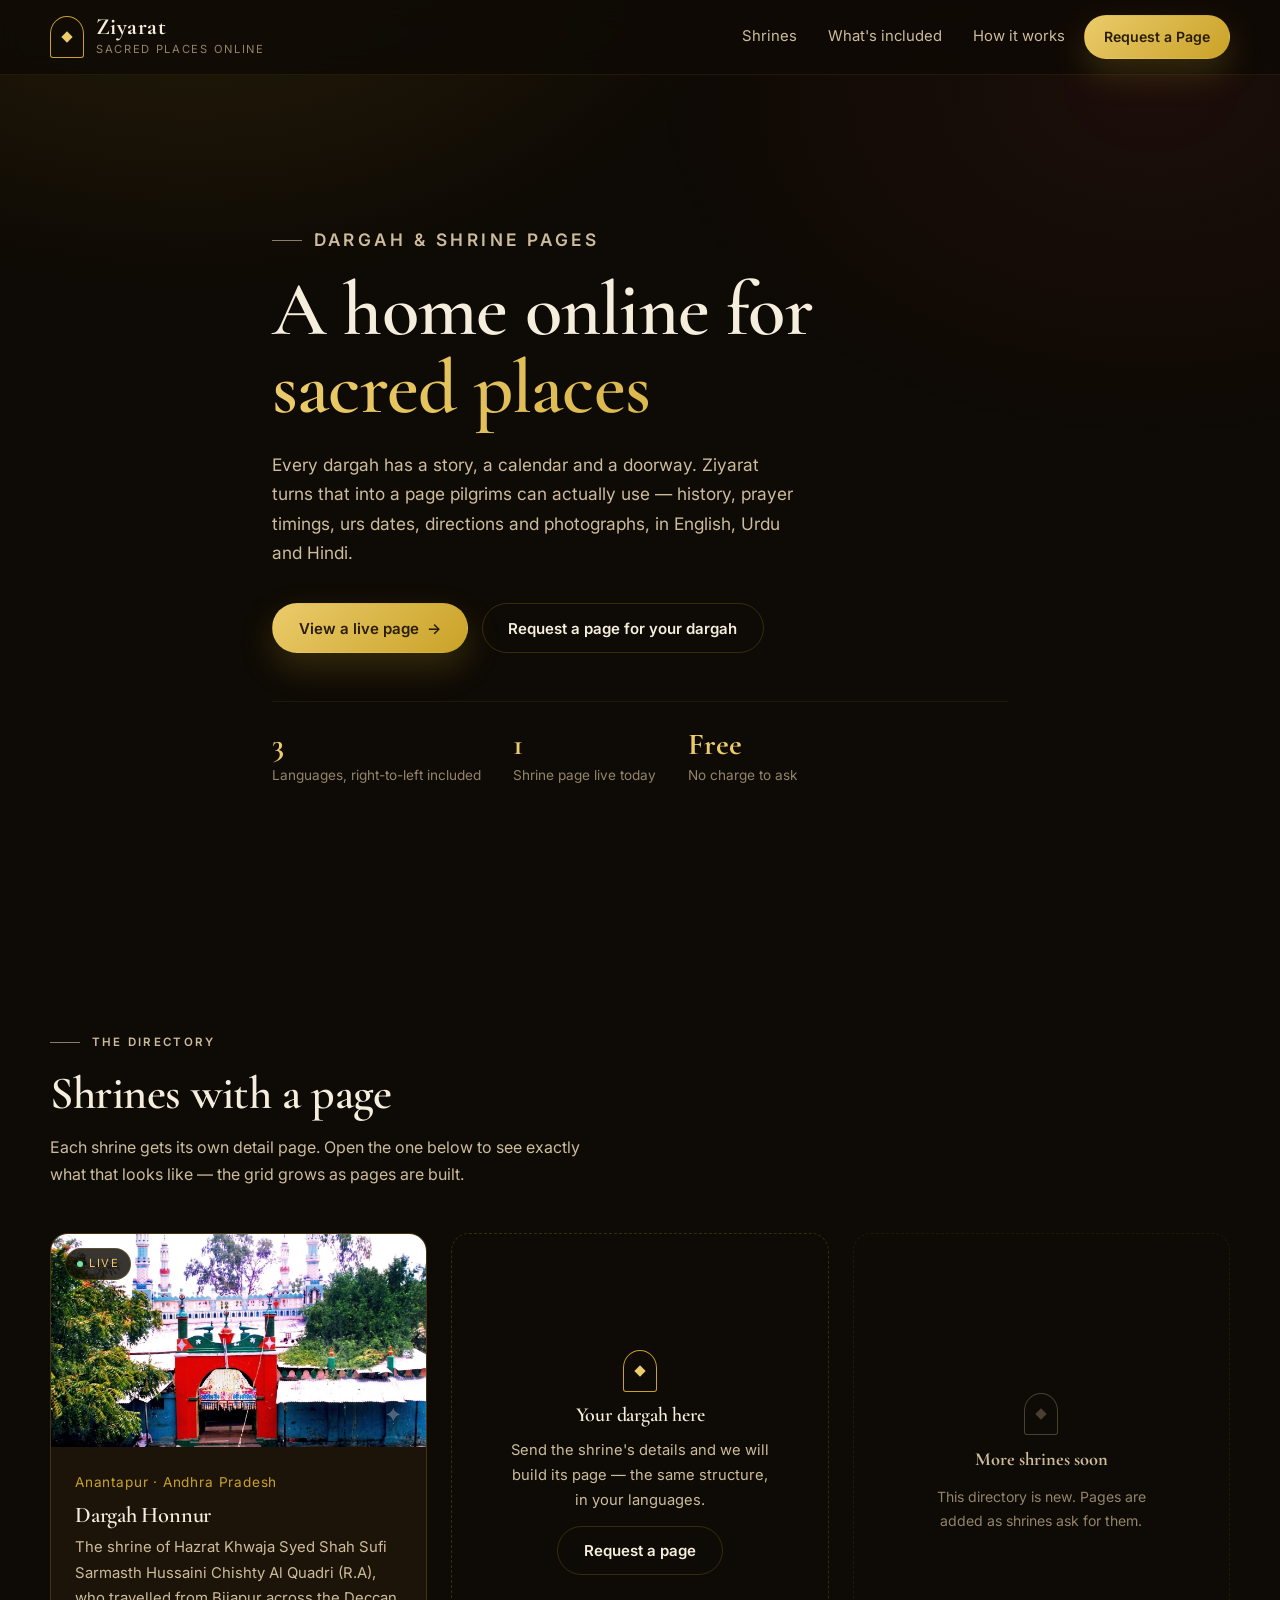
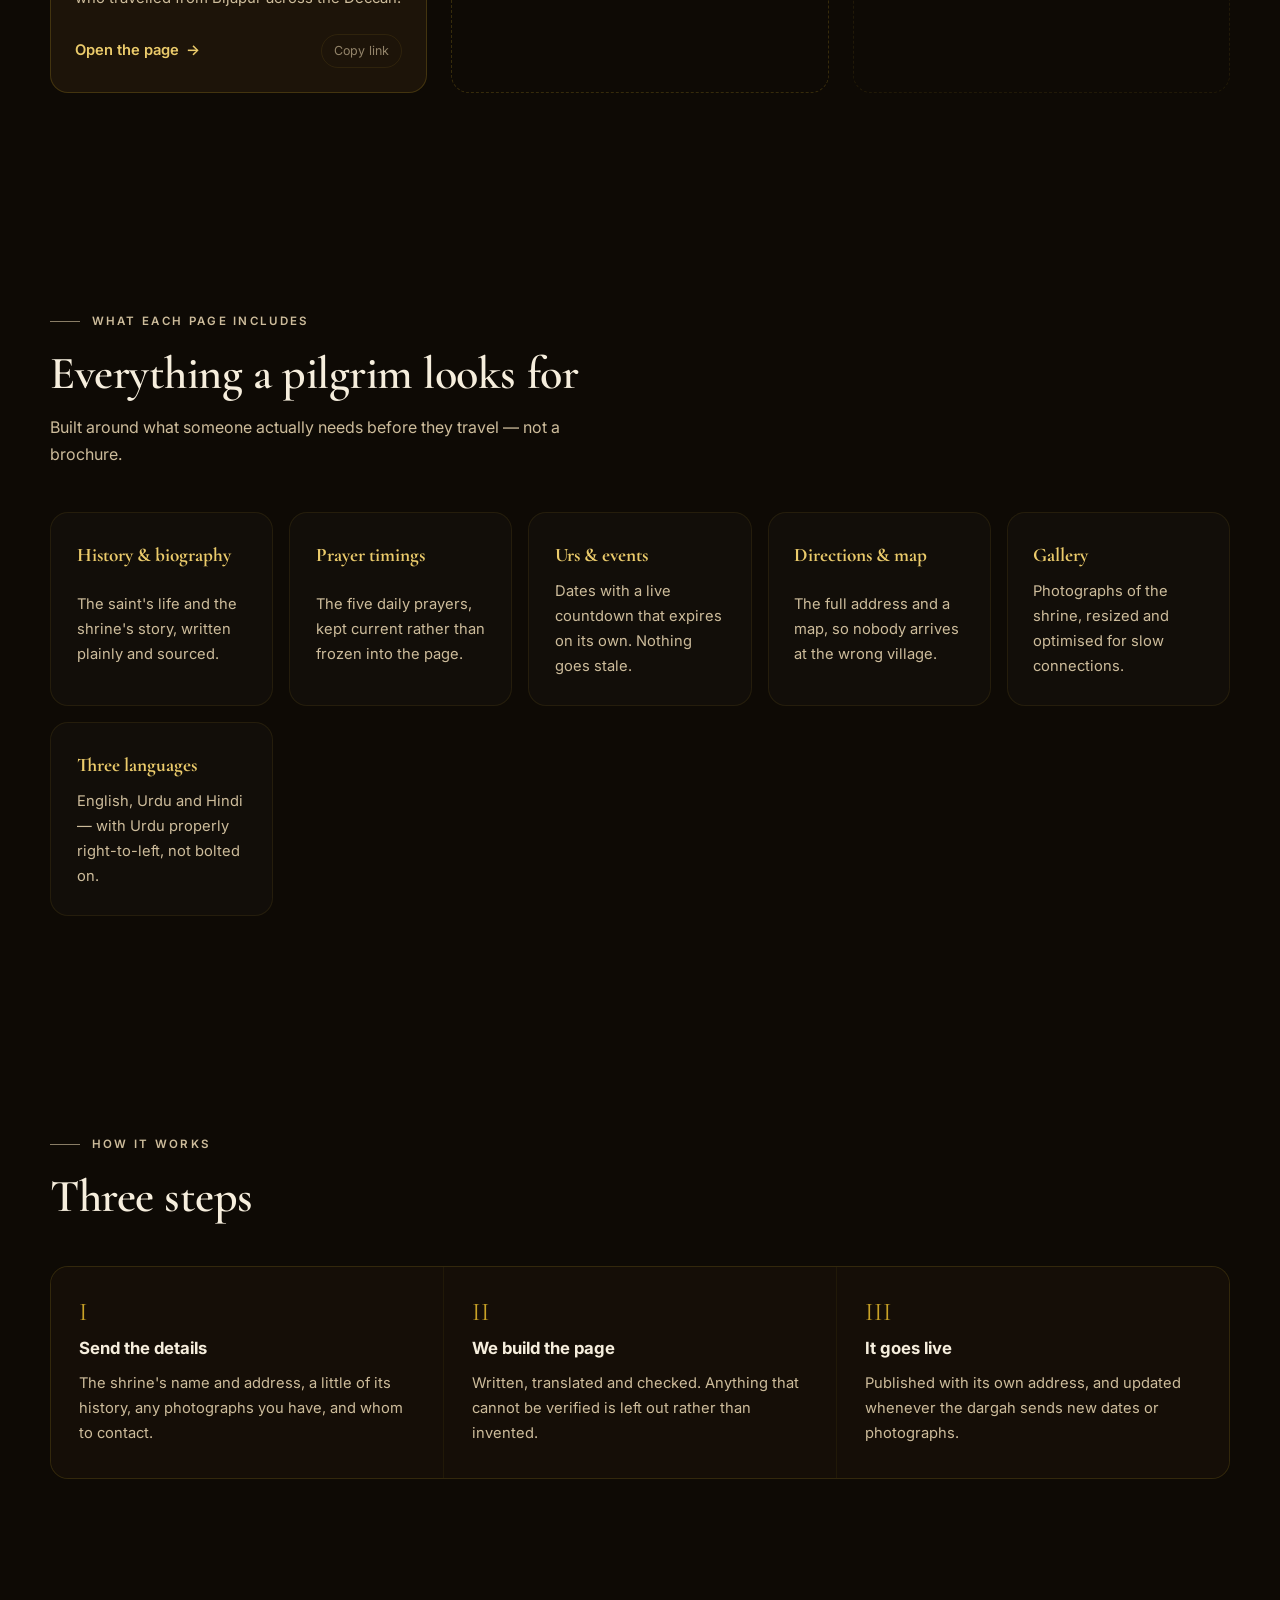
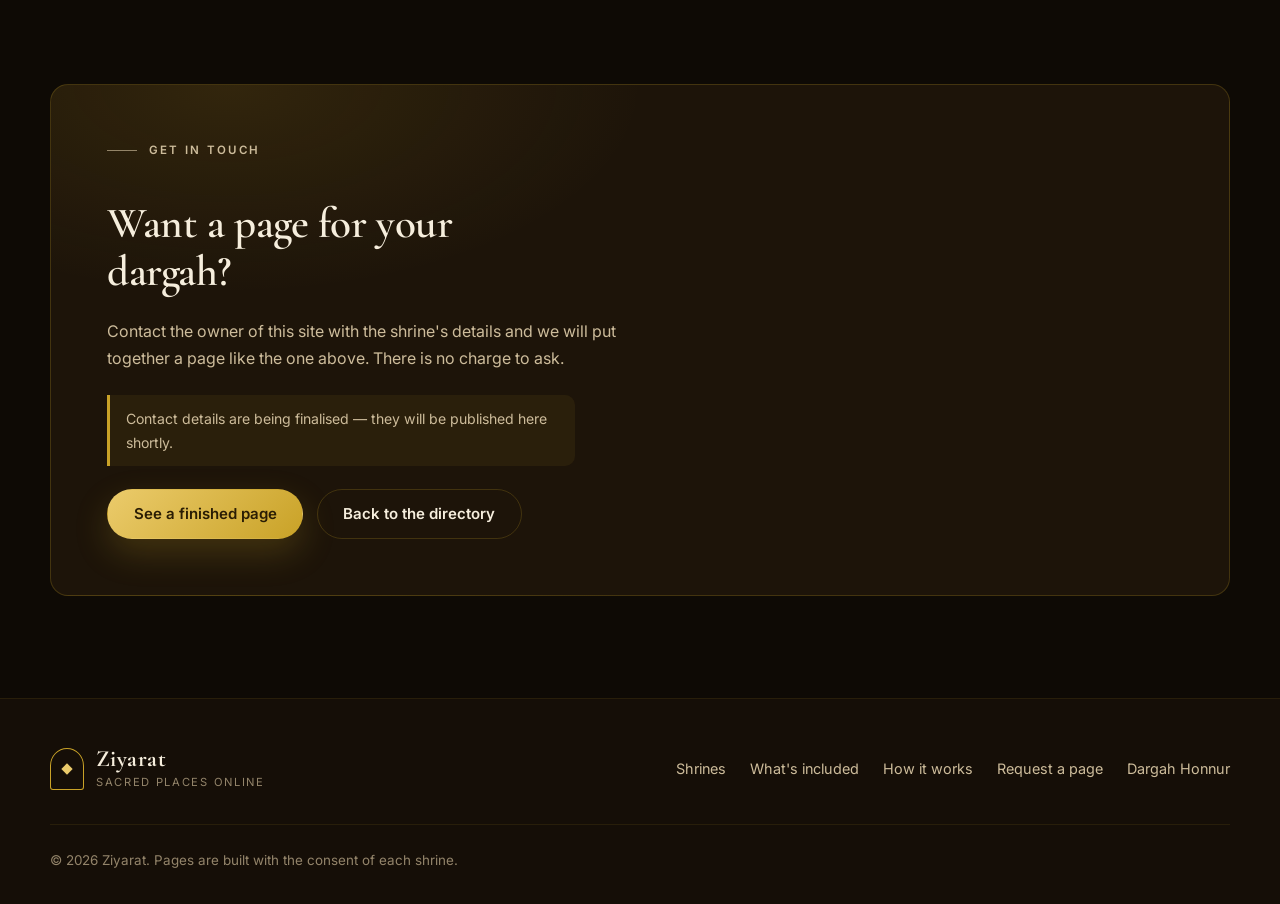
<file: html/index.html>
<!DOCTYPE html>
<html lang="en">
<head>
  <meta charset="UTF-8" />
  <meta name="viewport" content="width=device-width, initial-scale=1.0" />
  <title>Ziyarat — Dargah and shrine pages, beautifully made</title>
  <meta name="description" content="Ziyarat builds and hosts detail pages for dargahs and shrines — history, prayer timings, urs dates, directions and gallery, in English, Urdu and Hindi." />
  <meta name="theme-color" content="#0e0a05" />
  <link rel="preconnect" href="https://fonts.googleapis.com" />
  <link rel="preconnect" href="https://fonts.gstatic.com" crossorigin />
  <link href="https://fonts.googleapis.com/css2?family=Cormorant+Garamond:wght@600;700&family=Inter:wght@400;500;600;700&display=swap" rel="stylesheet" />
  <link rel="stylesheet" href="./assets/home.css?v=5" />
</head>
<body>

  <div class="scroll-progress" aria-hidden="true">
    <div class="scroll-progress__bar" id="progressBar"></div>
  </div>

  <header class="masthead">
    <div class="shell masthead__bar">
      <a class="brand" href="#top">
        <span class="arch-mark" aria-hidden="true"></span>
        <span>
          <span class="brand__name">Ziyarat</span>
          <span class="brand__tag">Sacred places online</span>
        </span>
      </a>

      <button class="burger" id="burger" type="button" aria-expanded="false" aria-controls="nav" aria-label="Open menu">
        <span></span><span></span><span></span>
      </button>

      <nav class="masthead__nav" id="nav" aria-label="Primary">
        <a href="#shrines">Shrines</a>
        <a href="#included">What's included</a>
        <a href="#how">How it works</a>
        <a class="btn btn--gold" href="#contact">Request a Page</a>
      </nav>
    </div>
  </header>

  <main id="top">

    <!-- ---------------------------------------------------------------- hero -->
    <section class="section hero">
      <div class="shell hero__inner">
        <p class="eyebrow" data-reveal>Dargah &amp; shrine pages</p>
        <h1 data-reveal>A home online for <em>sacred places</em></h1>
        <p data-reveal>
          Every dargah has a story, a calendar and a doorway. Ziyarat turns that into
          a page pilgrims can actually use — history, prayer timings, urs dates,
          directions and photographs, in English, Urdu and Hindi.
        </p>
        <div class="hero__actions" data-reveal>
          <a class="btn btn--gold" href="#shrines">View a live page <span aria-hidden="true">→</span></a>
          <a class="btn btn--ghost" href="#contact">Request a page for your dargah</a>
        </div>
        <div class="hero__meta" data-reveal>
          <div><strong data-count="3">0</strong><span>Languages, right-to-left included</span></div>
          <div><strong data-count="1">0</strong><span>Shrine page live today</span></div>
          <div><strong>Free</strong><span>No charge to ask</span></div>
        </div>
      </div>
    </section>

    <!-- -------------------------------------------------------------- shrines -->
    <section class="section" id="shrines">
      <div class="shell">
        <div class="section-head" data-reveal>
          <p class="eyebrow">The directory</p>
          <h2>Shrines with a page</h2>
          <p>
            Each shrine gets its own detail page. Open the one below to see exactly
            what that looks like — the grid grows as pages are built.
          </p>
        </div>

        <div class="shrine-grid">

          <article class="shrine-card shrine-card--live" data-reveal data-spot data-tilt>
            <div class="shrine-card__media">
              <img src="./assets/images/shrine-full.webp"
                   alt="Dargah Honnur — the gateway, courtyard and minarets"
                   width="1376" height="783" loading="lazy" decoding="async" />
              <span class="shrine-card__badge"><i aria-hidden="true"></i>Live</span>
            </div>
            <div class="shrine-card__body">
              <span class="shrine-card__where">Anantapur · Andhra Pradesh</span>
              <h3>
                <a class="shrine-card__link" href="./honnur-vali.html">Dargah Honnur</a>
              </h3>
              <p>
                The shrine of Hazrat Khwaja Syed Shah Sufi Sarmasth Hussaini Chishty
                Al Quadri (R.A), who travelled from Bijapur across the Deccan.
              </p>
              <div class="shrine-card__foot">
                <span class="shrine-card__go">Open the page <span aria-hidden="true">→</span></span>
                <button class="copy-link" type="button" data-copy="./honnur-vali.html">
                  <span data-copy-label>Copy link</span>
                </button>
              </div>
            </div>
          </article>

          <article class="shrine-card shrine-card--invite" data-reveal data-spot data-tilt>
            <span class="arch-mark" aria-hidden="true"></span>
            <h3>Your dargah here</h3>
            <p>
              Send the shrine's details and we will build its page — the same
              structure, in your languages.
            </p>
            <a class="btn btn--ghost" href="#contact">Request a page</a>
          </article>

          <article class="shrine-card shrine-card--soon" data-reveal data-spot data-tilt>
            <span class="arch-mark" aria-hidden="true"></span>
            <strong>More shrines soon</strong>
            <p>This directory is new. Pages are added as shrines ask for them.</p>
          </article>

        </div>
      </div>
    </section>

    <!-- ------------------------------------------------------------- included -->
    <section class="section" id="included">
      <div class="shell">
        <div class="section-head" data-reveal>
          <p class="eyebrow">What each page includes</p>
          <h2>Everything a pilgrim looks for</h2>
          <p>
            Built around what someone actually needs before they travel — not a
            brochure.
          </p>
        </div>

        <div class="feature-grid">
          <article class="feature" data-reveal data-spot>
            <strong>History &amp; biography</strong>
            <p>The saint's life and the shrine's story, written plainly and sourced.</p>
          </article>
          <article class="feature" data-reveal data-spot>
            <strong>Prayer timings</strong>
            <p>The five daily prayers, kept current rather than frozen into the page.</p>
          </article>
          <article class="feature" data-reveal data-spot>
            <strong>Urs &amp; events</strong>
            <p>Dates with a live countdown that expires on its own. Nothing goes stale.</p>
          </article>
          <article class="feature" data-reveal data-spot>
            <strong>Directions &amp; map</strong>
            <p>The full address and a map, so nobody arrives at the wrong village.</p>
          </article>
          <article class="feature" data-reveal data-spot>
            <strong>Gallery</strong>
            <p>Photographs of the shrine, resized and optimised for slow connections.</p>
          </article>
          <article class="feature" data-reveal data-spot>
            <strong>Three languages</strong>
            <p>English, Urdu and Hindi — with Urdu properly right-to-left, not bolted on.</p>
          </article>
        </div>
      </div>
    </section>

    <!-- ------------------------------------------------------------------ how -->
    <section class="section" id="how">
      <div class="shell">
        <div class="section-head" data-reveal>
          <p class="eyebrow">How it works</p>
          <h2>Three steps</h2>
        </div>

        <div class="steps">
          <article class="step" data-reveal data-spot>
            <span class="step__no">I</span>
            <strong>Send the details</strong>
            <p>
              The shrine's name and address, a little of its history, any photographs
              you have, and whom to contact.
            </p>
          </article>
          <article class="step" data-reveal data-spot>
            <span class="step__no">II</span>
            <strong>We build the page</strong>
            <p>
              Written, translated and checked. Anything that cannot be verified is
              left out rather than invented.
            </p>
          </article>
          <article class="step" data-reveal data-spot>
            <span class="step__no">III</span>
            <strong>It goes live</strong>
            <p>
              Published with its own address, and updated whenever the dargah sends
              new dates or photographs.
            </p>
          </article>
        </div>
      </div>
    </section>

    <!-- -------------------------------------------------------------- contact -->
    <section class="section" id="contact">
      <div class="shell">
        <div class="contact-card" data-reveal data-spot>
          <p class="eyebrow">Get in touch</p>
          <h2>Want a page for your dargah?</h2>
          <p>
            Contact the owner of this site with the shrine's details and we will
            put together a page like the one above. There is no charge to ask.
          </p>
          <p class="contact-note">
            Contact details are being finalised — they will be published here shortly.
          </p>
          <div class="contact-actions">
            <a class="btn btn--gold" href="./honnur-vali.html">See a finished page</a>
            <a class="btn btn--ghost" href="#shrines">Back to the directory</a>
          </div>
        </div>
      </div>
    </section>

  </main>

  <footer class="colophon">
    <div class="shell">
      <div class="colophon__grid">
        <a class="brand" href="#top">
          <span class="arch-mark" aria-hidden="true"></span>
          <span>
            <span class="brand__name">Ziyarat</span>
            <span class="brand__tag">Sacred places online</span>
          </span>
        </a>
        <nav class="colophon__links" aria-label="Footer">
          <a href="#shrines">Shrines</a>
          <a href="#included">What's included</a>
          <a href="#how">How it works</a>
          <a href="#contact">Request a page</a>
          <a href="./honnur-vali.html">Dargah Honnur</a>
        </nav>
      </div>
      <p class="colophon__base">© 2026 Ziyarat. Pages are built with the consent of each shrine.</p>
    </div>
  </footer>

  <button class="to-top" id="toTop" type="button" aria-label="Back to top">
    <span aria-hidden="true">↑</span>
  </button>

  <script src="./assets/home.js?v=1" defer></script>
</body>
</html>
</file>
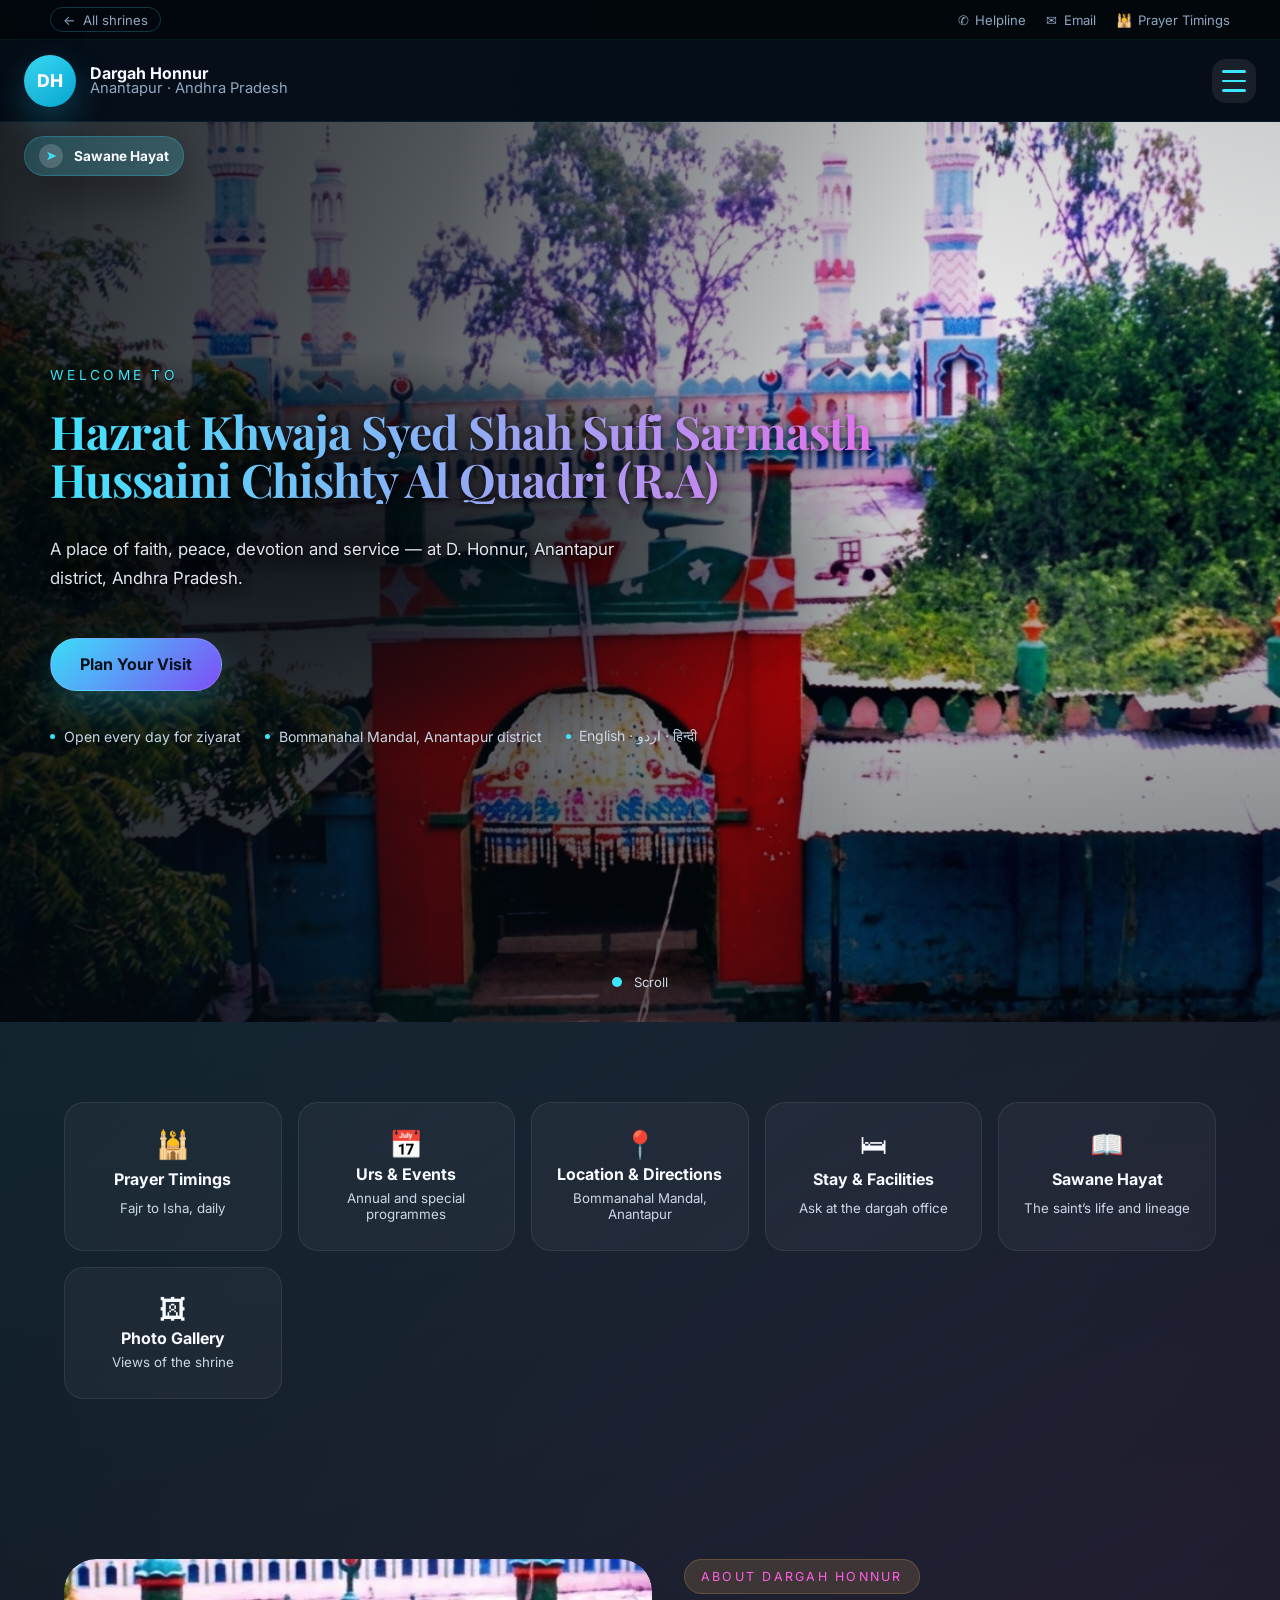
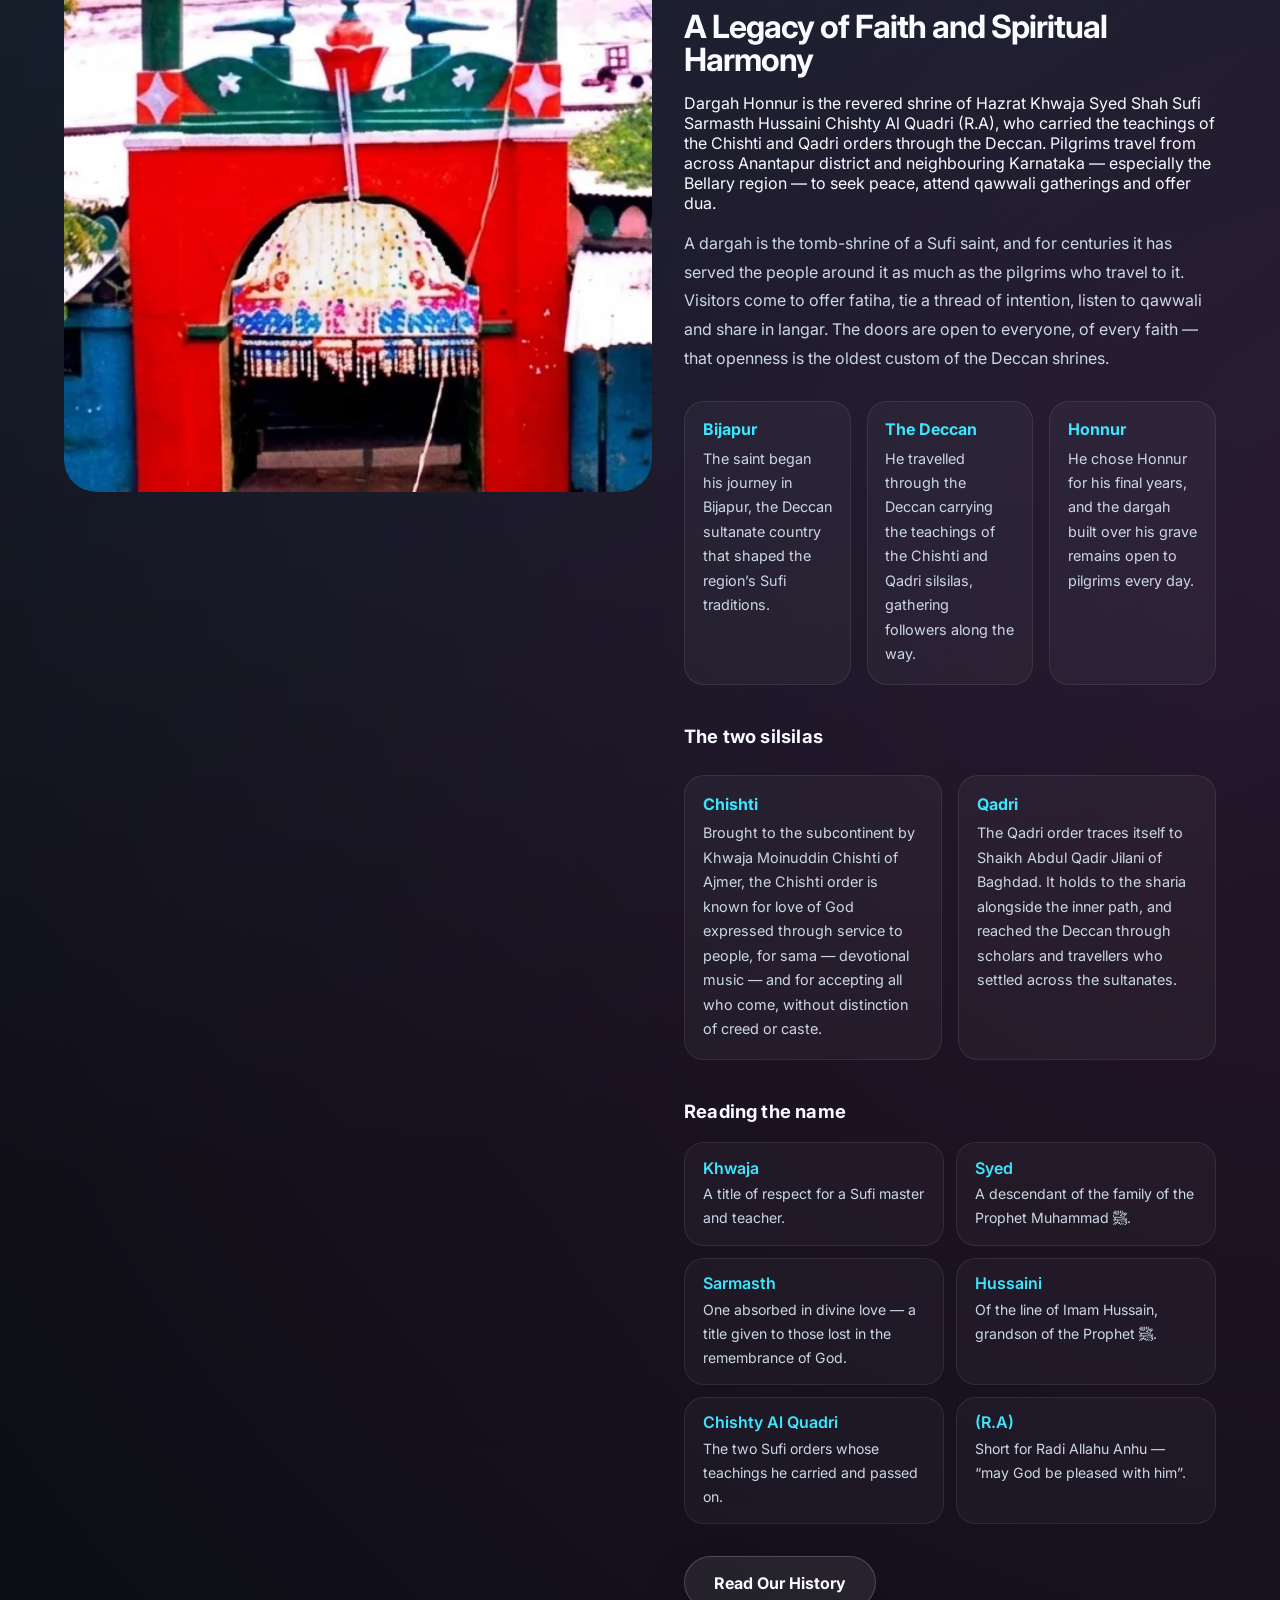
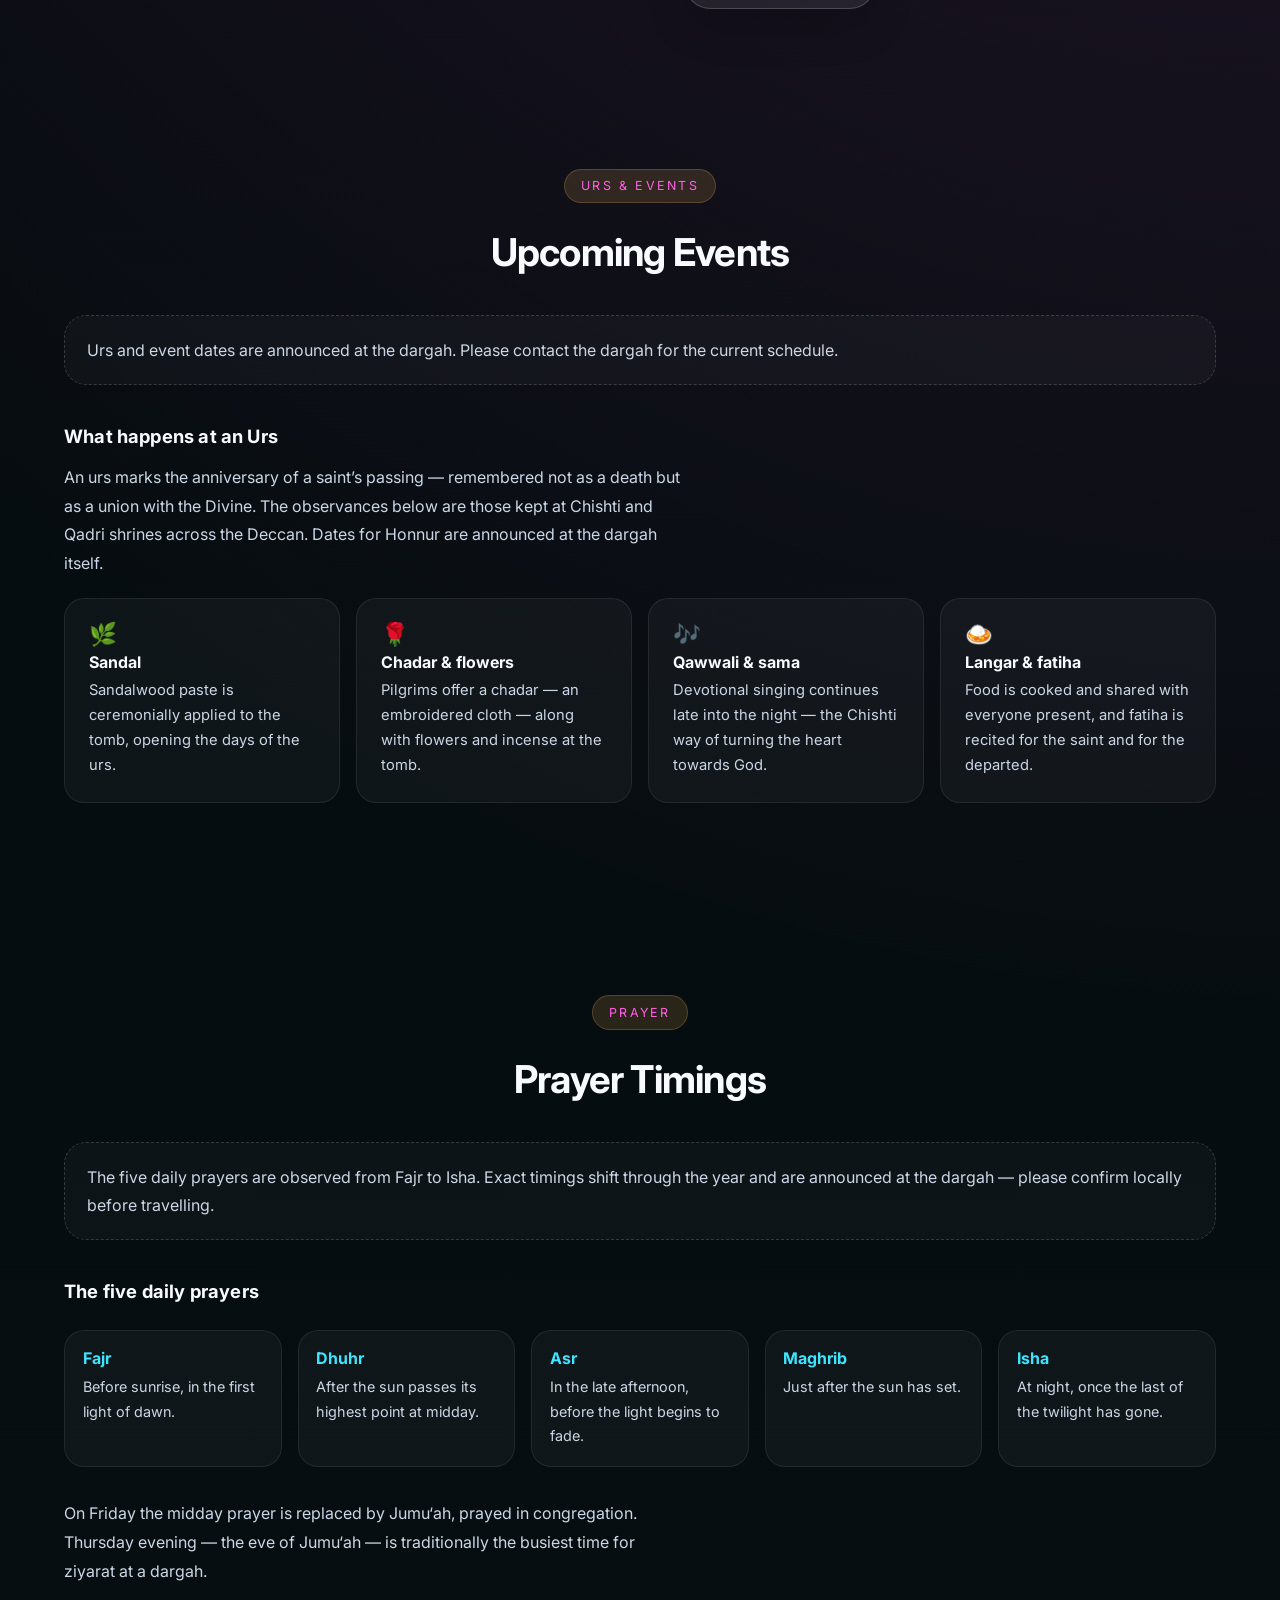
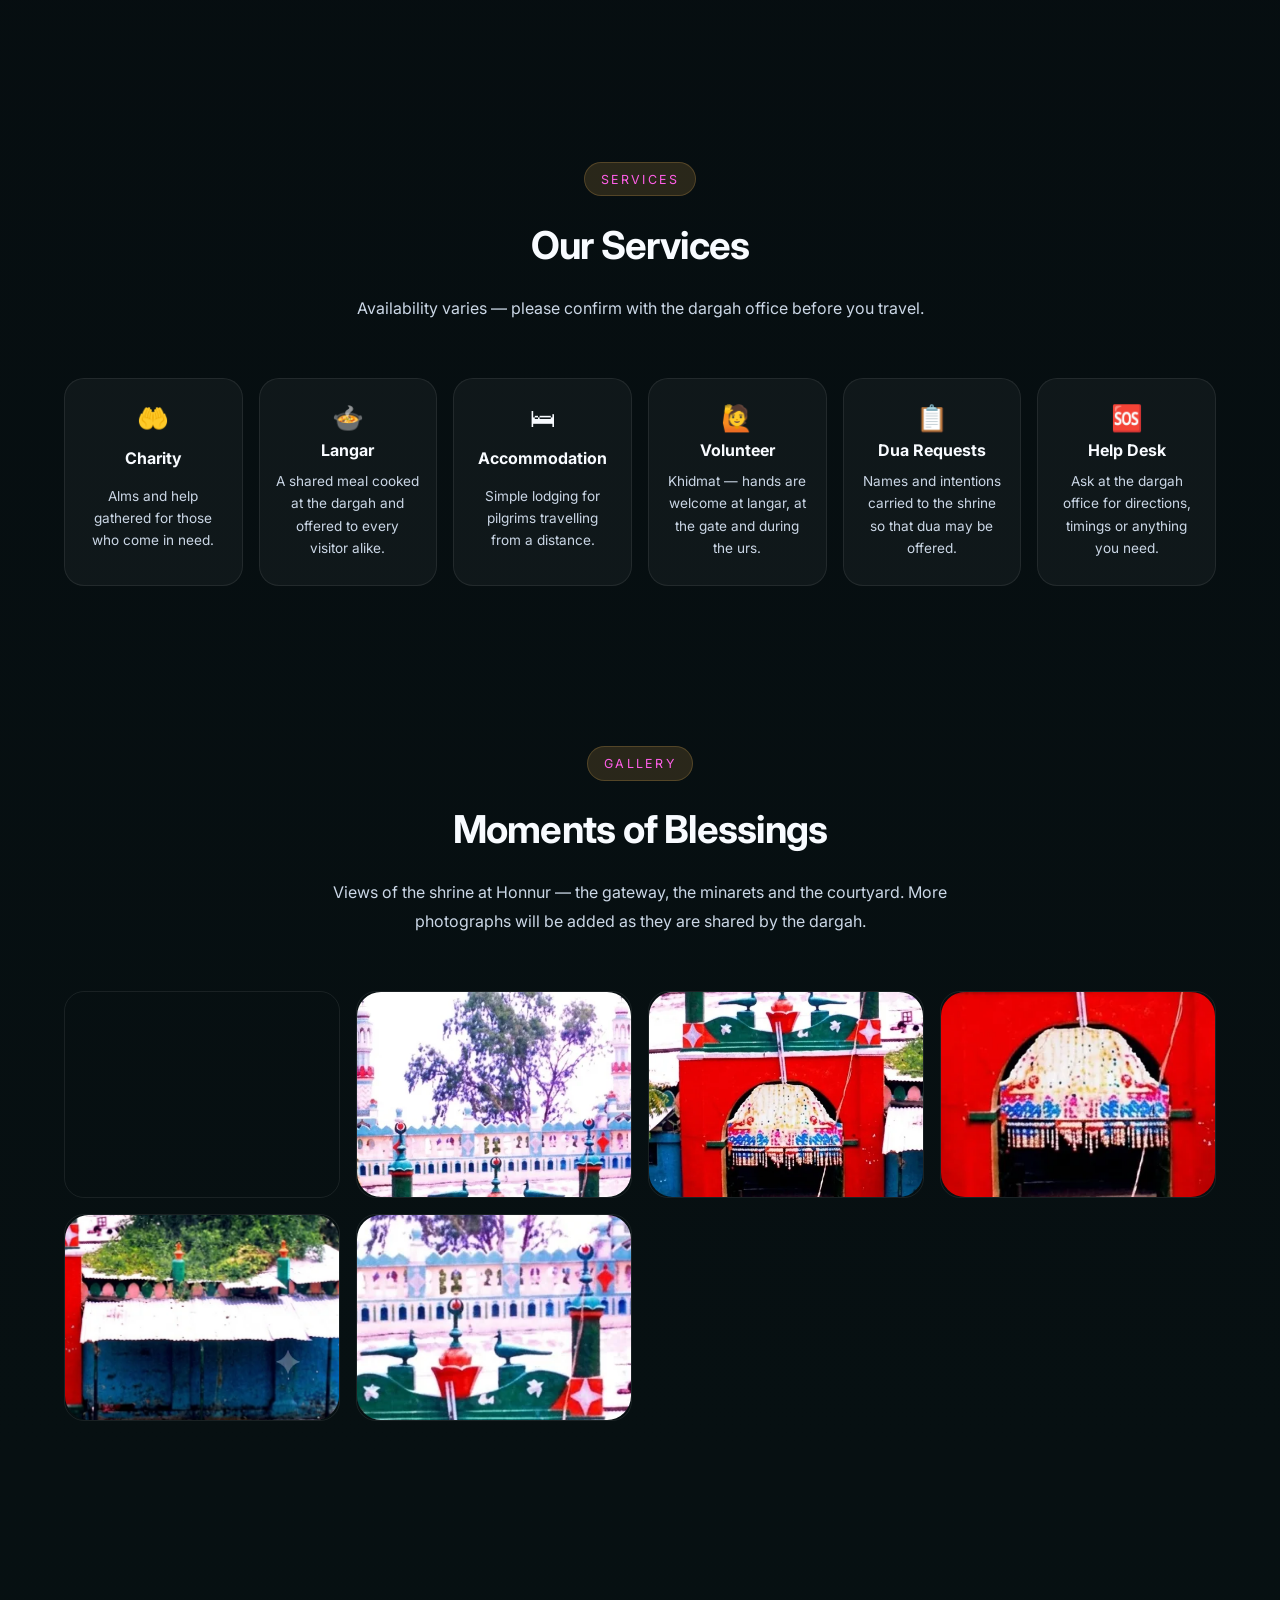
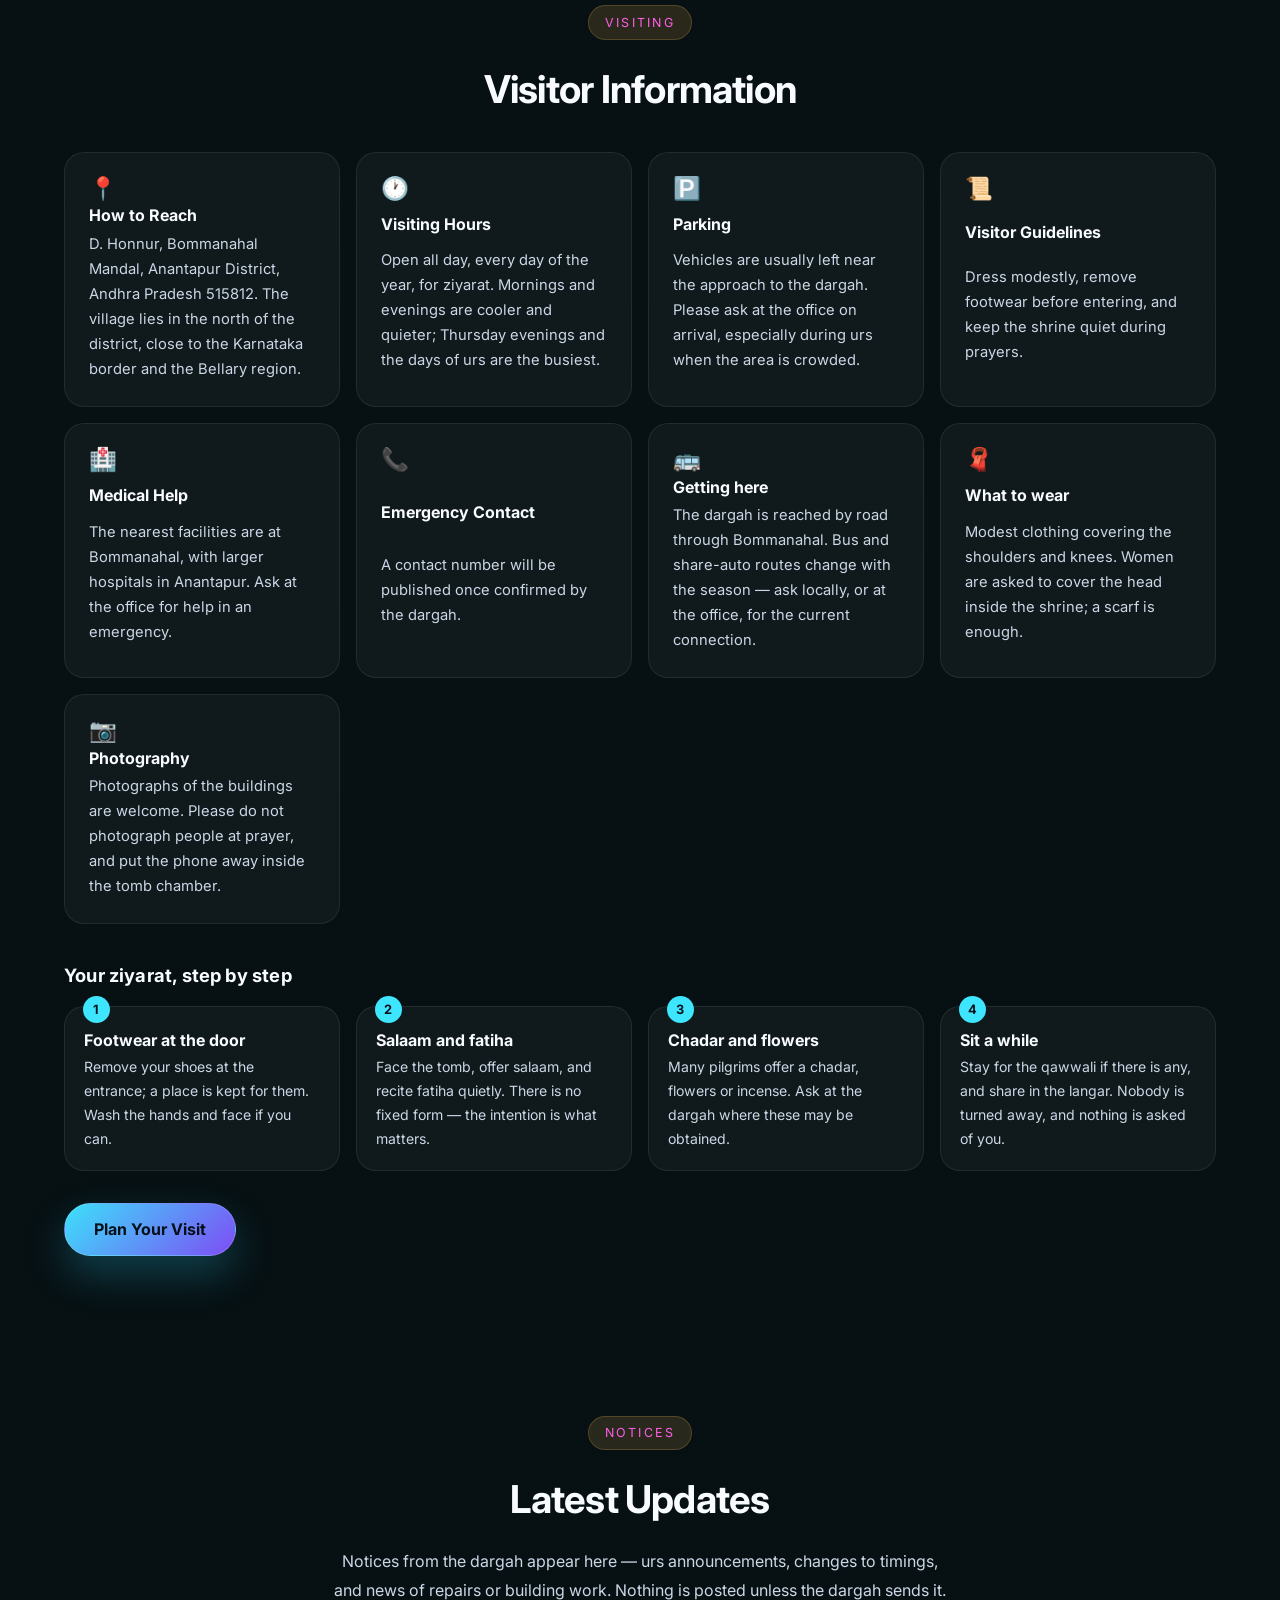
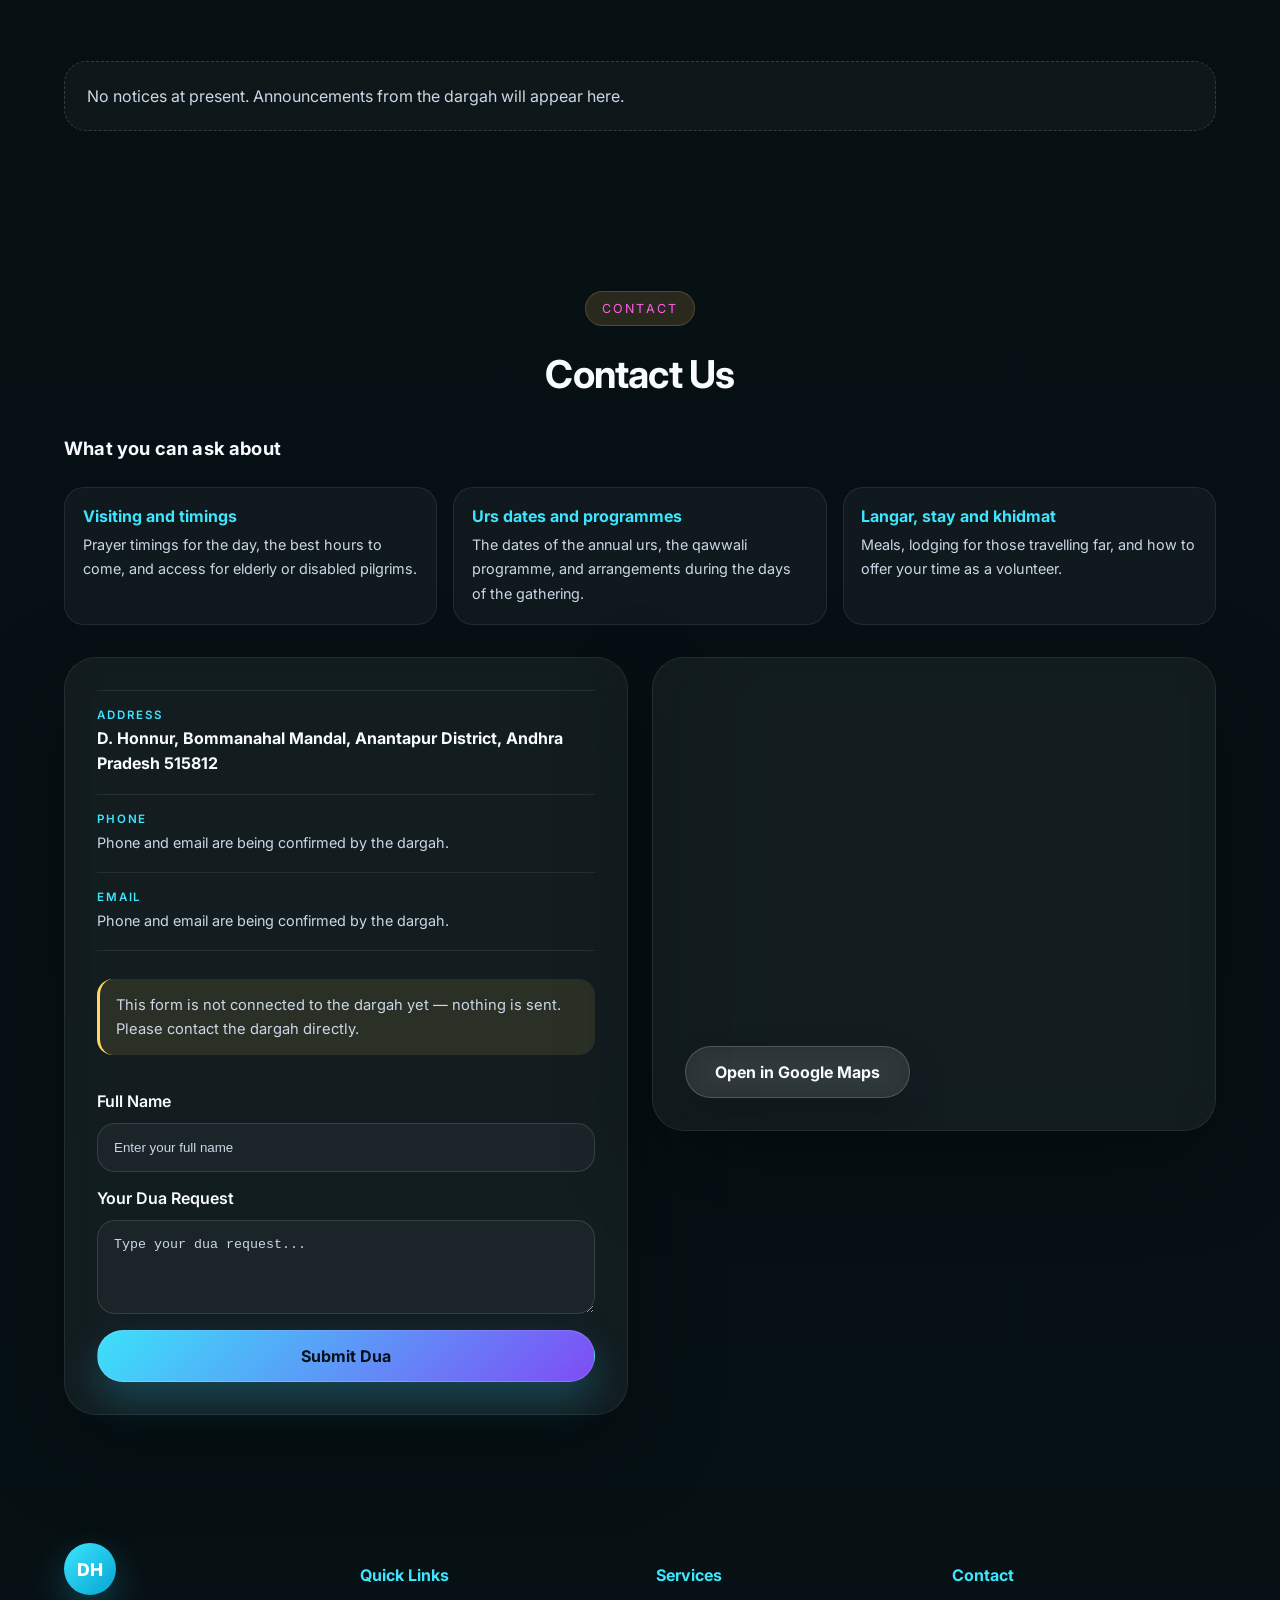
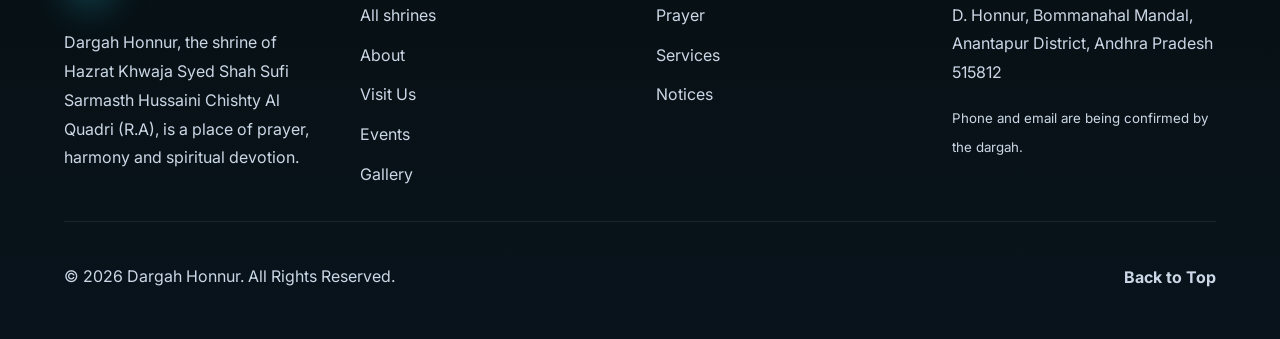
<file: html/honnur-vali.html>
<!DOCTYPE html>
<html lang="en" dir="ltr">
<head>
  <meta charset="UTF-8" />
  <meta name="viewport" content="width=device-width, initial-scale=1.0" />
  <title>Hazrat Khwaja Syed Shah Sufi Sarmasth Hussaini Chishty Al Quadri (R.A) | Dargah Honnur</title>
  <meta name="description" content="Dargah Honnur — the shrine of Hazrat Khwaja Syed Shah Sufi Sarmasth Hussaini Chishty Al Quadri (R.A) at D. Honnur, Bommanahal Mandal, Anantapur district, Andhra Pradesh." />
  <meta name="theme-color" content="#04070c" />
  <link rel="preconnect" href="https://fonts.googleapis.com" />
  <link rel="preconnect" href="https://fonts.gstatic.com" crossorigin />
  <link href="https://fonts.googleapis.com/css2?family=Inter:wght@400;500;600;700;800&family=Playfair+Display:wght@600;700;800&family=Noto+Naskh+Arabic:wght@400;500;600;700&family=Noto+Sans+Devanagari:wght@400;500;600;700&display=swap" rel="stylesheet" />
  <link rel="stylesheet" href="./assets/styles.css?v=32" />
  <link rel="stylesheet" href="./assets/effects.css?v=5" />
</head>
<body>
  <div class="scroll-progress" aria-hidden="true"></div>
  <div class="page-shell">

    <header class="site-header" id="top">
      <!-- ---------------------------------------------------------- top bar -->
      <div class="utility-bar">
        <div class="container utility-bar__inner">
          <a class="site-back" href="./"><span class="site-back__arrow" aria-hidden="true">←</span><span data-i18n="backToDirectory">All shrines</span></a>
          <nav class="utility-links" data-i18n-aria="ariaUtilityLinks" aria-label="Quick contact">
            <a href="#contact"><span aria-hidden="true">✆</span><span data-i18n="utilHelpline">Helpline</span></a>
            <a href="#contact"><span aria-hidden="true">✉</span><span data-i18n="utilEmail">Email</span></a>
            <a href="#prayer"><span aria-hidden="true">🕌</span><span data-i18n="utilPrayer">Prayer Timings</span></a>
          </nav>
          <nav class="lang-switch" data-i18n-aria="ariaLanguageSelection" aria-label="Language selection">
            <a href="#" class="lang-switch__link" data-lang="en" lang="en">English</a>
            <a href="#" class="lang-switch__link" data-lang="ur" lang="ur">اردو</a>
            <a href="#" class="lang-switch__link" data-lang="hi" lang="hi">हिंदी</a>
          </nav>
        </div>
      </div>

      <!-- ----------------------------------------------------------- header -->
      <div class="site-nav">
        <a class="brand" href="#top">
          <span class="logo-mark" aria-hidden="true">DH</span>
          <span class="brand-copy">
            <span class="brand-name" data-i18n="brandName">Dargah Honnur</span>
            <span class="brand-subtitle" data-i18n="brandTagline">Anantapur · Andhra Pradesh</span>
          </span>
        </a>

        <button class="menu-toggle" aria-expanded="false" aria-controls="mobileMenu" data-i18n-aria="ariaOpenMenu" aria-label="Open navigation menu">
          <span></span><span></span><span></span>
        </button>

        <nav class="nav-links" id="primaryMenu" data-i18n-aria="ariaPrimaryNavigation" aria-label="Primary navigation">
          <a class="nav-link" href="#home" data-i18n="navHome">Home</a>
          <a class="nav-link" href="#about" data-i18n="navAbout">About</a>
          <a class="nav-link" href="#visit" data-i18n="navVisit">Visit Us</a>
          <a class="nav-link" href="#prayer" data-i18n="navPrayer">Prayer</a>
          <a class="nav-link" href="#events" data-i18n="navEvents">Urs &amp; Events</a>
          <a class="nav-link" href="#gallery" data-i18n="navGallery">Gallery</a>
        </nav>
      </div>

      <!-- ------------------------------------------------------ mobile menu -->
      <div class="mobile-menu" id="mobileMenu" aria-hidden="true">
        <div class="mobile-menu__panel">
          <div class="mobile-menu__header">
            <div class="brand mobile-brand">
              <span class="logo-mark" aria-hidden="true">DH</span>
              <span class="brand-copy">
                <span class="brand-name" data-i18n="brandName">Dargah Honnur</span>
                <span class="brand-subtitle" data-i18n="brandTagline">Anantapur · Andhra Pradesh</span>
              </span>
            </div>
            <button class="menu-toggle menu-toggle--close" aria-expanded="true" data-i18n-aria="ariaCloseMenu" aria-label="Close menu">
              <span></span><span></span><span></span>
            </button>
          </div>
          <nav class="mobile-nav" data-i18n-aria="ariaMobileNavigation" aria-label="Mobile navigation">
            <a class="mobile-nav__link mobile-nav__link--back" href="./"><span class="site-back__arrow" aria-hidden="true">←</span><span data-i18n="backToDirectory">All shrines</span></a>
            <a class="mobile-nav__link" href="#home" data-i18n="navHome">Home</a>
            <a class="mobile-nav__link" href="#about" data-i18n="navAbout">About</a>
            <a class="mobile-nav__link" href="#visit" data-i18n="navVisit">Visit Us</a>
            <a class="mobile-nav__link" href="#prayer" data-i18n="navPrayer">Prayer</a>
            <a class="mobile-nav__link" href="#events" data-i18n="navEvents">Urs &amp; Events</a>
            <a class="mobile-nav__link" href="#services" data-i18n="navServices">Services</a>
            <a class="mobile-nav__link" href="#gallery" data-i18n="navGallery">Gallery</a>
            <a class="mobile-nav__link" href="#contact" data-i18n="navContact">Contact</a>
          </nav>
          <div class="mobile-menu__footer">
            <div class="mobile-menu__section">
              <span class="mobile-menu__section-title" data-i18n="mobileStoriesLabel">Spiritual Stories</span>
              <div class="mobile-sawane">
                <button class="mobile-sawane__item" type="button" data-item="sawane" data-i18n="sawaneItem1">Early Life and Blessings</button>
                <button class="mobile-sawane__item" type="button" data-item="karamat" data-i18n="sawaneItem2">Miracles and Karamat</button>
                <button class="mobile-sawane__item" type="button" data-item="heritage" data-i18n="sawaneItem3">Legacy of Service</button>
              </div>
            </div>
            <div class="mobile-menu__section">
              <span class="mobile-menu__section-title" data-i18n="mobileLanguageLabel">Language</span>
              <nav class="mobile-lang" data-i18n-aria="ariaLanguageSelection" aria-label="Language selection">
                <button class="mobile-lang__link" type="button" data-lang="en" lang="en">English</button>
                <button class="mobile-lang__link" type="button" data-lang="ur" lang="ur">اردو</button>
                <button class="mobile-lang__link" type="button" data-lang="hi" lang="hi">हिंदी</button>
              </nav>
            </div>
          </div>
        </div>
        <button class="mobile-menu__overlay" type="button" data-i18n-aria="ariaCloseMenu" aria-label="Close menu"></button>
      </div>
    </header>

    <!-- Floating launcher: outside .site-nav because that element's
         backdrop-filter would become the containing block for position:fixed. -->
    <div class="nav-sawane">
      <button class="btn btn-secondary nav-sawane__btn" id="sawaneCta" type="button" aria-expanded="false" aria-controls="sawaneDropdown"><span class="btn-icon" aria-hidden="true">➤</span><span data-i18n="exploreSawane">Sawane Hayat</span></button>
      <div class="sawane-dropdown" id="sawaneDropdown" aria-hidden="true">
        <div class="sawane-dropdown__header">
          <strong data-i18n="sawaneDropdownTitle">Sawane Hayat</strong>
          <button class="sawane-dropdown__close" type="button" data-i18n-aria="ariaCloseSawane" aria-label="Close sawane list">×</button>
        </div>
        <ul class="sawane-list">
          <li><button class="sawane-list__item" type="button" data-item="sawane" data-i18n="sawaneItem1">Early Life and Blessings</button></li>
          <li><button class="sawane-list__item" type="button" data-item="karamat" data-i18n="sawaneItem2">Miracles and Karamat</button></li>
          <li><button class="sawane-list__item" type="button" data-item="heritage" data-i18n="sawaneItem3">Legacy of Service</button></li>
        </ul>
      </div>
    </div>

    <main>
      <!-- ------------------------------------------------------------- hero -->
      <section class="hero" id="home">
        <div class="hero__visual" aria-hidden="true"></div>
        <div class="hero__overlay"></div>
        <div class="hero__inner container">
          <span class="eyebrow" data-i18n="welcome">Welcome to</span>
          <h1 class="hero__title" data-i18n="heroTitle">Hazrat Khwaja Syed Shah Sufi Sarmasth Hussaini Chishty Al Quadri (R.A)</h1>
          <p class="hero__text" data-i18n="heroTagline">A place of faith, peace, devotion and service — at D. Honnur, Anantapur district, Andhra Pradesh.</p>
          <div class="hero__actions">
            <a class="btn btn-primary" href="#visit" data-i18n="planVisit">Plan Your Visit</a>
          </div>
          <ul class="hero__facts">
            <li data-i18n="heroFact1">Open every day for ziyarat</li>
            <li data-i18n="heroFact2">Bommanahal Mandal, Anantapur district</li>
            <li data-i18n="heroFact3">English · اردو · हिन्दी</li>
          </ul>
        </div>
        <a class="scroll-indicator" href="#quick" data-i18n-aria="ariaScrollAbout" aria-label="Scroll to quick access">
          <span class="scroll-indicator__dot"></span>
          <span data-i18n="scrollLabel">Scroll</span>
        </a>
      </section>

      <!-- ----------------------------------------------------- quick access -->
      <section class="section quick" id="quick">
        <div class="container">
          <div class="quick-grid stagger">
            <a class="quick-tile" href="#prayer">
              <span class="quick-tile__icon" aria-hidden="true">🕌</span>
              <strong data-i18n="quickPrayer">Prayer Timings</strong>
              <small data-i18n="quickPrayerNote">Fajr to Isha, daily</small>
            </a>
            <a class="quick-tile" href="#events">
              <span class="quick-tile__icon" aria-hidden="true">📅</span>
              <strong data-i18n="quickEvents">Urs &amp; Events</strong>
              <small data-i18n="quickEventsNote">Annual and special programmes</small>
            </a>
            <a class="quick-tile" href="#visit">
              <span class="quick-tile__icon" aria-hidden="true">📍</span>
              <strong data-i18n="quickLocation">Location &amp; Directions</strong>
              <small data-i18n="quickLocationNote">Bommanahal Mandal, Anantapur</small>
            </a>
            <a class="quick-tile" href="#services">
              <span class="quick-tile__icon" aria-hidden="true">🛏</span>
              <strong data-i18n="quickStay">Stay &amp; Facilities</strong>
              <small data-i18n="quickStayNote">Ask at the dargah office</small>
            </a>
            <a class="quick-tile" href="#about">
              <span class="quick-tile__icon" aria-hidden="true">📖</span>
              <strong data-i18n="quickHistory">Sawane Hayat</strong>
              <small data-i18n="quickHistoryNote">The saint’s life and lineage</small>
            </a>
            <a class="quick-tile" href="#gallery">
              <span class="quick-tile__icon" aria-hidden="true">🖼</span>
              <strong data-i18n="quickGallery">Photo Gallery</strong>
              <small data-i18n="quickGalleryNote">Views of the shrine</small>
            </a>
          </div>
        </div>
      </section>

      <!-- ------------------------------------------------------------ about -->
      <section class="section about fade-up" id="about">
        <div class="container section-grid about-grid">
          <div class="about-media">
            <img src="./assets/images/shrine-gateway.webp" alt="The gateway of Dargah Honnur" width="500" height="533" loading="lazy" decoding="async" />
          </div>
          <div class="about-copy">
            <span class="section-label" data-i18n="labelAboutSection">About the Dargah</span>
            <h2 data-i18n="aboutHeading">A shrine of the Deccan</h2>
            <p data-i18n="aboutText">Dargah Honnur is the revered shrine of Hazrat Khwaja Syed Shah Sufi Sarmasth Hussaini Chishty Al Quadri (R.A), who carried the teachings of the Chishti and Qadri orders through the Deccan. Pilgrims travel from across Anantapur district and neighbouring Karnataka — especially the Bellary region — to seek peace, attend qawwali gatherings and offer dua.</p>
            <p class="about-more" data-i18n="aboutText2">A dargah is the tomb-shrine of a Sufi saint, and for centuries it has served the people around it as much as the pilgrims who travel to it. Visitors come to offer fatiha, tie a thread of intention, listen to qawwali and share in langar. The doors are open to everyone, of every faith — that openness is the oldest custom of the Deccan shrines.</p>
            <div class="journey stagger">
              <article><strong data-i18n="historyCard1Title">Bijapur</strong><p data-i18n="historyCard1Text">The saint began his journey in Bijapur, the Deccan sultanate country that shaped the region's Sufi traditions.</p></article>
              <article><strong data-i18n="historyCard2Title">The Deccan</strong><p data-i18n="historyCard2Text">He travelled through the Deccan carrying the teachings of the Chishti and Qadri silsilas, gathering followers along the way.</p></article>
              <article><strong data-i18n="historyCard3Title">Honnur</strong><p data-i18n="historyCard3Text">He chose Honnur for his final years, and the dargah built over his grave remains open to pilgrims every day.</p></article>
            </div>
            <h3 class="subhead" data-i18n="silsilaHeading">The two silsilas</h3>
            <div class="journey stagger">
              <article><strong data-i18n="silsila1Title">Chishti</strong><p data-i18n="silsila1Text">Brought to the subcontinent by Khwaja Moinuddin Chishti of Ajmer, the Chishti order is known for love of God expressed through service to people, for sama — devotional music — and for accepting all who come, without distinction of creed or caste.</p></article>
              <article><strong data-i18n="silsila2Title">Qadri</strong><p data-i18n="silsila2Text">The Qadri order traces itself to Shaikh Abdul Qadir Jilani of Baghdad. It holds to the sharia alongside the inner path, and reached the Deccan through scholars and travellers who settled across the sultanates.</p></article>
            </div>

            <h3 class="subhead" data-i18n="nameHeading">Reading the name</h3>
            <dl class="glossary stagger">
              <div><dt data-i18n="name1Title">Khwaja</dt><dd data-i18n="name1Text">A title of respect for a Sufi master and teacher.</dd></div>
              <div><dt data-i18n="name2Title">Syed</dt><dd data-i18n="name2Text">A descendant of the family of the Prophet Muhammad ﷺ.</dd></div>
              <div><dt data-i18n="name3Title">Sarmasth</dt><dd data-i18n="name3Text">One absorbed in divine love — a title given to those lost in the remembrance of God.</dd></div>
              <div><dt data-i18n="name4Title">Hussaini</dt><dd data-i18n="name4Text">Of the line of Imam Hussain, grandson of the Prophet ﷺ.</dd></div>
              <div><dt data-i18n="name5Title">Chishty Al Quadri</dt><dd data-i18n="name5Text">The two Sufi orders whose teachings he carried and passed on.</dd></div>
              <div><dt data-i18n="name6Title">(R.A)</dt><dd data-i18n="name6Text">Short for Radi Allahu Anhu — “may God be pleased with him”.</dd></div>
            </dl>

            <button class="btn btn-outline" type="button" data-item="sawane" data-i18n="readHistory">Read Our History</button>
          </div>
        </div>
      </section>

      <!-- ----------------------------------------------------- announcement -->
      <!-- Hidden until ANNOUNCEMENT is set in script.js. -->
      <section class="section announcement" id="announcement" hidden>
        <div class="container">
          <div class="announce-card">
            <span class="announce-card__tag"><span class="announce-dot" aria-hidden="true"></span><span data-i18n="announceLabel">Important Announcement</span></span>
            <p class="announce-card__text" id="announceText"></p>
            <a class="btn btn-outline" href="#updates" data-i18n="viewAll">View All</a>
          </div>
        </div>
      </section>

      <!-- ----------------------------------------------------------- events -->
      <section class="section events fade-up" id="events">
        <div class="container">
          <div class="section-head">
            <span class="section-label" data-i18n="labelEventsSection">Urs &amp; Events</span>
            <h2 data-i18n="upcomingEvents">Upcoming Events &amp; Urs</h2>
          </div>
          <div class="event-grid" id="eventList" aria-live="polite"></div>
          <div class="event-pending" id="eventsEmpty">
            <p data-i18n="eventsPending">Urs and event dates are announced at the dargah. Please contact the dargah for the current schedule.</p>
          </div>

          <h3 class="subhead" data-i18n="ursHeading">What happens at an Urs</h3>
          <p class="prose" data-i18n="ursIntro">An urs marks the anniversary of a saint’s passing — remembered not as a death but as a union with the Divine. The observances below are those kept at Chishti and Qadri shrines across the Deccan. Dates for Honnur are announced at the dargah itself.</p>
          <div class="visit-grid stagger">
            <article class="visit-item"><span aria-hidden="true">🌿</span><strong data-i18n="urs1Title">Sandal</strong><p data-i18n="urs1Text">Sandalwood paste is ceremonially applied to the tomb, opening the days of the urs.</p></article>
            <article class="visit-item"><span aria-hidden="true">🌹</span><strong data-i18n="urs2Title">Chadar &amp; flowers</strong><p data-i18n="urs2Text">Pilgrims offer a chadar — an embroidered cloth — along with flowers and incense at the tomb.</p></article>
            <article class="visit-item"><span aria-hidden="true">🎶</span><strong data-i18n="urs3Title">Qawwali &amp; sama</strong><p data-i18n="urs3Text">Devotional singing continues late into the night — the Chishti way of turning the heart towards God.</p></article>
            <article class="visit-item"><span aria-hidden="true">🍛</span><strong data-i18n="urs4Title">Langar &amp; fatiha</strong><p data-i18n="urs4Text">Food is cooked and shared with everyone present, and fatiha is recited for the saint and for the departed.</p></article>
          </div>
        </div>
      </section>

      <!-- ----------------------------------------------------------- prayer -->
      <section class="section prayer fade-up" id="prayer">
        <div class="container">
          <div class="section-head">
            <span class="section-label" data-i18n="labelPrayerSection">Prayer</span>
            <h2 data-i18n="prayerHeading">Prayer Timings</h2>
          </div>
          <div class="prayer-grid" id="prayerList"></div>
          <div class="event-pending" id="prayerEmpty">
            <p data-i18n="prayerPending">The five daily prayers are observed from Fajr to Isha. Exact timings shift through the year and are announced at the dargah — please confirm locally before travelling.</p>
          </div>

          <h3 class="subhead" data-i18n="prayerWhenHeading">The five daily prayers</h3>
          <div class="journey stagger">
            <article><strong data-i18n="prayerFajr">Fajr</strong><p data-i18n="prayerFajrWhen">Before sunrise, in the first light of dawn.</p></article>
            <article><strong data-i18n="prayerDhuhr">Dhuhr</strong><p data-i18n="prayerDhuhrWhen">After the sun passes its highest point at midday.</p></article>
            <article><strong data-i18n="prayerAsr">Asr</strong><p data-i18n="prayerAsrWhen">In the late afternoon, before the light begins to fade.</p></article>
            <article><strong data-i18n="prayerMaghrib">Maghrib</strong><p data-i18n="prayerMaghribWhen">Just after the sun has set.</p></article>
            <article><strong data-i18n="prayerIsha">Isha</strong><p data-i18n="prayerIshaWhen">At night, once the last of the twilight has gone.</p></article>
          </div>
          <p class="prose" data-i18n="prayerJumuah">On Friday the midday prayer is replaced by Jumu‘ah, prayed in congregation. Thursday evening — the eve of Jumu‘ah — is traditionally the busiest time for ziyarat at a dargah.</p>
        </div>
      </section>


      <!-- --------------------------------------------------------- services -->
      <section class="section services fade-up" id="services">
        <div class="container">
          <div class="section-head">
            <span class="section-label" data-i18n="labelServicesSection">Services</span>
            <h2 data-i18n="servicesHeading">Our Services</h2>
            <p class="prose" data-i18n="servicesNote">Availability varies — please confirm with the dargah office before you travel.</p>
          </div>
          <div class="service-grid stagger">
            <article class="service"><span aria-hidden="true">🤲</span><strong data-i18n="svcCharity">Charity</strong><p data-i18n="svcCharityText">Alms and help gathered for those who come in need.</p></article>
            <article class="service"><span aria-hidden="true">🍲</span><strong data-i18n="svcLangar">Langar</strong><p data-i18n="svcLangarText">A shared meal cooked at the dargah and offered to every visitor alike.</p></article>
            <article class="service"><span aria-hidden="true">🛏</span><strong data-i18n="svcStay">Accommodation</strong><p data-i18n="svcStayText">Simple lodging for pilgrims travelling from a distance.</p></article>
            <article class="service"><span aria-hidden="true">🙋</span><strong data-i18n="svcVolunteer">Volunteer</strong><p data-i18n="svcVolunteerText">Khidmat — hands are welcome at langar, at the gate and during the urs.</p></article>
            <article class="service"><span aria-hidden="true">📋</span><strong data-i18n="svcRequests">Dua Requests</strong><p data-i18n="svcRequestsText">Names and intentions carried to the shrine so that dua may be offered.</p></article>
            <article class="service"><span aria-hidden="true">🆘</span><strong data-i18n="svcHelp">Help Desk</strong><p data-i18n="svcHelpText">Ask at the dargah office for directions, timings or anything you need.</p></article>
          </div>
        </div>
      </section>

      <!-- ---------------------------------------------------------- gallery -->
      <section class="section gallery fade-up" id="gallery">
        <div class="container">
          <div class="section-head">
            <span class="section-label" data-i18n="labelGallerySection">Gallery</span>
            <h2 data-i18n="galleryHeading">Photo Gallery</h2>
            <p class="prose" data-i18n="galleryNote">Views of the shrine at Honnur. More photographs will be added.</p>
          </div>
          <div class="gallery-grid stagger">
            <figure><img src="./assets/images/shrine-wide.webp" alt="Dargah Honnur seen from the approach" width="900" height="560" loading="lazy" decoding="async" /><figcaption data-i18n="galCap1">The dargah seen from the approach road.</figcaption></figure>
            <figure><img src="./assets/images/shrine-minarets.webp" alt="Minarets and the decorated perimeter wall" width="760" height="350" loading="lazy" decoding="async" /><figcaption data-i18n="galCap2">Minarets rising above the decorated perimeter wall.</figcaption></figure>
            <figure><img src="./assets/images/shrine-gateway.webp" alt="The gateway of Dargah Honnur" width="500" height="533" loading="lazy" decoding="async" /><figcaption data-i18n="galCap3">The gateway, painted and garlanded.</figcaption></figure>
            <figure><img src="./assets/images/shrine-entrance.webp" alt="The shrine entrance, hung with a floral curtain" width="340" height="400" loading="lazy" decoding="async" /><figcaption data-i18n="galCap4">The shrine entrance, hung with a floral curtain.</figcaption></figure>
            <figure><img src="./assets/images/shrine-courtyard.webp" alt="Courtyard roofline at Dargah Honnur" width="596" height="423" loading="lazy" decoding="async" /><figcaption data-i18n="galCap5">Rooflines around the courtyard.</figcaption></figure>
            <figure><img src="./assets/images/shrine-arcade.webp" alt="Decorated arcade above the shrine courtyard" width="620" height="250" loading="lazy" decoding="async" /><figcaption data-i18n="galCap6">The decorated arcade above the courtyard.</figcaption></figure>
          </div>
        </div>
      </section>

      <!-- ----------------------------------------------------- visitor info -->
      <section class="section visit fade-up" id="visit">
        <div class="container">
          <div class="section-head">
            <span class="section-label" data-i18n="labelVisitSection">Visiting</span>
            <h2 data-i18n="visitHeading">Visitor Information</h2>
          </div>
          <div class="visit-grid stagger">
            <article class="visit-item"><span aria-hidden="true">📍</span><strong data-i18n="visitReach">How to Reach</strong><p data-i18n="visitReachText">D. Honnur, Bommanahal Mandal, Anantapur District, Andhra Pradesh 515812.</p></article>
            <article class="visit-item"><span aria-hidden="true">🕐</span><strong data-i18n="visitHours">Visiting Hours</strong><p data-i18n="visitHoursText">Open all day for ziyarat, every day of the year.</p></article>
            <article class="visit-item"><span aria-hidden="true">🅿️</span><strong data-i18n="visitParking">Parking</strong><p data-i18n="visitParkingText">Please ask at the dargah office on arrival.</p></article>
            <article class="visit-item"><span aria-hidden="true">📜</span><strong data-i18n="visitGuide">Visitor Guidelines</strong><p data-i18n="visitGuideText">Dress modestly, remove footwear before entering, and keep the shrine quiet during prayers.</p></article>
            <article class="visit-item"><span aria-hidden="true">🏥</span><strong data-i18n="visitMedical">Medical Help</strong><p data-i18n="visitMedicalText">Nearest facilities are in Bommanahal. Ask at the office for assistance.</p></article>
            <article class="visit-item"><span aria-hidden="true">📞</span><strong data-i18n="visitEmergency">Emergency Contact</strong><p data-i18n="visitEmergencyText">A contact number will be published once confirmed by the dargah.</p></article>
            <article class="visit-item"><span aria-hidden="true">🚌</span><strong data-i18n="visitRoad">Getting here</strong><p data-i18n="visitRoadText">The dargah is reached by road through Bommanahal. Bus and share-auto routes change with the season — ask locally, or at the office, for the current connection.</p></article>
            <article class="visit-item"><span aria-hidden="true">🧣</span><strong data-i18n="visitDress">What to wear</strong><p data-i18n="visitDressText">Modest clothing covering the shoulders and knees. Women are asked to cover the head inside the shrine; a scarf is enough.</p></article>
            <article class="visit-item"><span aria-hidden="true">📷</span><strong data-i18n="visitPhoto">Photography</strong><p data-i18n="visitPhotoText">Photographs of the buildings are welcome. Please do not photograph people at prayer, and put the phone away inside the tomb chamber.</p></article>
          </div>

          <h3 class="subhead" data-i18n="ziyaratHeading">Your ziyarat, step by step</h3>
          <ol class="ziyarat-steps stagger">
            <li><strong data-i18n="zStep1Title">Footwear at the door</strong><p data-i18n="zStep1Text">Remove your shoes at the entrance; a place is kept for them. Wash the hands and face if you can.</p></li>
            <li><strong data-i18n="zStep2Title">Salaam and fatiha</strong><p data-i18n="zStep2Text">Face the tomb, offer salaam, and recite fatiha quietly. There is no fixed form — the intention is what matters.</p></li>
            <li><strong data-i18n="zStep3Title">Chadar and flowers</strong><p data-i18n="zStep3Text">Many pilgrims offer a chadar, flowers or incense. Ask at the dargah where these may be obtained.</p></li>
            <li><strong data-i18n="zStep4Title">Sit a while</strong><p data-i18n="zStep4Text">Stay for the qawwali if there is any, and share in the langar. Nobody is turned away, and nothing is asked of you.</p></li>
          </ol>
          <a class="btn btn-primary" href="#contact" data-i18n="planVisit">Plan Your Visit</a>
        </div>
      </section>

      <!-- ---------------------------------------------------------- updates -->
      <section class="section updates fade-up" id="updates">
        <div class="container">
          <div class="section-head">
            <span class="section-label" data-i18n="labelUpdatesSection">Notices</span>
            <h2 data-i18n="updatesHeading">Latest Updates</h2>
            <p class="prose" data-i18n="updatesIntro">Notices from the dargah appear here — urs announcements, changes to timings, and news of repairs or building work. Nothing is posted unless the dargah sends it.</p>
          </div>
          <ul class="update-list" id="updateList" aria-live="polite"></ul>
          <div class="event-pending" id="updatesEmpty">
            <p data-i18n="updatesPending">No notices at present. Announcements from the dargah will appear here.</p>
          </div>
        </div>
      </section>

      <!-- ---------------------------------------------------------- contact -->
      <section class="section contact fade-up" id="contact">
        <div class="container">
          <div class="section-head">
            <span class="section-label" data-i18n="labelContactSection">Contact</span>
            <h2 data-i18n="contactHeading">Contact Us</h2>
          </div>

          <h3 class="subhead" data-i18n="contactAskHeading">What you can ask about</h3>
          <div class="journey stagger">
            <article><strong data-i18n="ask1Title">Visiting and timings</strong><p data-i18n="ask1Text">Prayer timings for the day, the best hours to come, and access for elderly or disabled pilgrims.</p></article>
            <article><strong data-i18n="ask2Title">Urs dates and programmes</strong><p data-i18n="ask2Text">The dates of the annual urs, the qawwali programme, and arrangements during the days of the gathering.</p></article>
            <article><strong data-i18n="ask3Title">Langar, stay and khidmat</strong><p data-i18n="ask3Text">Meals, lodging for those travelling far, and how to offer your time as a volunteer.</p></article>
          </div>
          <div class="contact-grid">
            <div class="card-panel">
              <dl class="facts">
                <div class="fact">
                  <dt data-i18n="contactAddressLabel">Address</dt>
                  <dd><strong data-i18n="contactAddress">D. Honnur, Bommanahal Mandal, Anantapur District, Andhra Pradesh 515812</strong></dd>
                </div>
                <div class="fact">
                  <dt data-i18n="contactPhoneLabel">Phone</dt>
                  <dd><small data-i18n="contactPending">Being confirmed by the dargah.</small></dd>
                </div>
                <div class="fact">
                  <dt data-i18n="contactEmailLabel">Email</dt>
                  <dd><small data-i18n="contactPending">Being confirmed by the dargah.</small></dd>
                </div>
              </dl>

              <form class="dua-form" id="duaForm">
                <p class="form-notice" data-i18n="duaNotice">This form is not connected to the dargah yet — nothing is sent. Please contact the dargah directly.</p>
                <div class="form-row">
                  <label for="fullName" data-i18n="labelFullName">Full Name</label>
                  <input id="fullName" name="fullName" type="text" placeholder="Enter your full name" data-i18n-placeholder="placeholderFullName" required />
                </div>
                <div class="form-row">
                  <label for="duaRequest" data-i18n="labelDuaRequest">Your Message</label>
                  <textarea id="duaRequest" name="duaRequest" rows="4" placeholder="Type your message..." data-i18n-placeholder="placeholderDuaRequest" required></textarea>
                </div>
                <button class="btn btn-primary" type="submit" data-i18n="submitDua">Send Message</button>
              </form>
            </div>

            <div class="card-panel map-panel">
              <iframe
                class="map-frame"
                title="Map showing Dargah Honnur, Bommanahal Mandal, Anantapur"
                src="https://www.google.com/maps?q=D.Honnur%2C%20Bommanahal%2C%20Anantapur%2C%20Andhra%20Pradesh%20515812&output=embed"
                loading="lazy"
                referrerpolicy="no-referrer-when-downgrade"
                allowfullscreen></iframe>
              <a class="btn btn-outline" href="https://www.google.com/maps/search/?api=1&query=D.Honnur%2C+Bommanahal%2C+Anantapur%2C+Andhra+Pradesh+515812" target="_blank" rel="noopener" data-i18n="openInMaps">Open in Google Maps</a>
            </div>
          </div>
        </div>
      </section>

      <div class="modal-overlay" id="detailModal" aria-hidden="true">
        <div class="modal-content" role="dialog" aria-modal="true" aria-labelledby="modalTitle">
          <button class="modal-close" type="button" data-i18n-aria="ariaCloseDetails" aria-label="Close details">×</button>
          <h3 id="modalTitle"></h3>
          <p id="modalText"></p>
        </div>
      </div>
    </main>

    <!-- ------------------------------------------------------------- footer -->
    <footer>
      <div class="container footer-grid stagger">
        <div class="footer-brand">
          <span class="logo-mark" aria-hidden="true">DH</span>
          <p data-i18n="footerAbout">Dargah Honnur, the shrine of Hazrat Khwaja Syed Shah Sufi Sarmasth Hussaini Chishty Al Quadri (R.A) — a place of prayer, harmony and devotion.</p>
        </div>
        <div>
          <h4 data-i18n="footerQuickLinks">Explore</h4>
          <ul>
            <li><a href="./" data-i18n="backToDirectory">All shrines</a></li>
            <li><a href="#about" data-i18n="navAbout">About</a></li>
            <li><a href="#visit" data-i18n="navVisit">Visit Us</a></li>
            <li><a href="#events" data-i18n="navEvents">Urs &amp; Events</a></li>
            <li><a href="#gallery" data-i18n="navGallery">Gallery</a></li>
          </ul>
        </div>
        <div>
          <h4 data-i18n="footerServices">Services</h4>
          <ul>
            <li><a href="#prayer" data-i18n="navPrayer">Prayer</a></li>
            <li><a href="#services" data-i18n="navServices">Services</a></li>
            <li><a href="#updates" data-i18n="labelUpdatesSection">Notices</a></li>
          </ul>
        </div>
        <div>
          <h4 data-i18n="footerContact">Contact</h4>
          <p data-i18n="contactAddress">D. Honnur, Bommanahal Mandal, Anantapur District, Andhra Pradesh 515812</p>
          <p><small data-i18n="contactPending">Being confirmed by the dargah.</small></p>
        </div>
      </div>
      <div class="container footer-bottom">
        <p data-i18n="footerCopyright">© 2026 Dargah Honnur. All Rights Reserved.</p>
        <a class="back-to-top" href="#top" data-i18n="backToTop">Back to Top</a>
      </div>
    </footer>

    <button class="to-top" id="toTop" type="button" data-i18n-aria="backToTop" aria-label="Back to Top">↑</button>
  </div>

  <script src="./assets/script.js?v=27"></script>
  <script src="./assets/effects.js?v=4" defer></script>
</body>
</html>
</file>
<file: html/assets/home.css>
/* ===========================================================================
   Ziyarat — directory home page
   Self-contained: shares no stylesheet with the shrine detail pages, so the
   two themes can never bleed into one another.

   Golden devotional: a deep warm ground, gold rules and a cream text colour,
   with the pointed arch as the one repeated motif.
   =========================================================================== */

:root {
  --ground: #0e0a05;
  --ground-2: #150e07;
  --surface: #1d1409;
  --surface-2: #271a0d;

  --gold: #c9a227;
  --gold-bright: #ebcb6b;
  --gold-dim: #8e7220;
  --line: rgba(201, 162, 39, 0.22);
  --line-soft: rgba(201, 162, 39, 0.1);

  --cream: #f6eedd;
  --cream-soft: #cdbc9b;
  --cream-faint: #93846a;

  --shell: 1180px;
  --gutter: clamp(1.25rem, 4vw, 2.5rem);
  --radius: 18px;
  --ease: cubic-bezier(0.22, 1, 0.36, 1);

  --font-display: 'Cormorant Garamond', 'Iowan Old Style', Georgia, serif;
  --font-body: 'Inter', -apple-system, BlinkMacSystemFont, 'Segoe UI', sans-serif;
}

*,
*::before,
*::after {
  box-sizing: border-box;
}

html {
  scroll-behavior: smooth;
}

body {
  margin: 0;
  background: var(--ground);
  color: var(--cream);
  font-family: var(--font-body);
  line-height: 1.7;
  -webkit-font-smoothing: antialiased;
  overflow-x: hidden;
}

/* a slow warm glow behind everything, so the ground is not flat black */
body::before {
  content: '';
  position: fixed;
  inset: 0;
  z-index: -1;
  pointer-events: none;
  background:
    radial-gradient(60rem 40rem at 15% -10%, rgba(201, 162, 39, 0.14), transparent 60%),
    radial-gradient(50rem 35rem at 90% 10%, rgba(138, 48, 48, 0.12), transparent 62%);
}

img {
  display: block;
  max-width: 100%;
}

a {
  color: inherit;
  text-decoration: none;
}

h1,
h2,
h3 {
  margin: 0;
  font-family: var(--font-display);
  font-weight: 600;
  line-height: 1.12;
  letter-spacing: -0.01em;
}

p {
  margin: 0;
}

:focus-visible {
  outline: 2px solid var(--gold-bright);
  outline-offset: 3px;
  border-radius: 4px;
}

.shell {
  width: min(var(--shell), 100% - var(--gutter) * 2);
  margin-inline: auto;
}

.section {
  padding-block: clamp(3.5rem, 8vw, 6.5rem);
}

/* ------------------------------------------------------------------ pieces */

.eyebrow {
  display: inline-flex;
  align-items: center;
  gap: 0.7rem;
  margin: 0 0 1rem;
  font-size: 0.72rem;
  font-weight: 600;
  letter-spacing: 0.2em;
  text-transform: uppercase;
  color: var(--gold);
}

.eyebrow::before {
  content: '';
  width: 1.9rem;
  height: 1px;
  background: currentColor;
  opacity: 0.65;
}

.section-head {
  max-width: 44rem;
  margin-bottom: 2.75rem;
}

.section-head h2 {
  font-size: clamp(2rem, 3.6vw, 3rem);
}

.section-head p {
  margin-top: 0.9rem;
  color: var(--cream-soft);
  max-width: 54ch;
}

.btn {
  display: inline-flex;
  align-items: center;
  justify-content: center;
  gap: 0.55rem;
  min-height: 46px;
  padding: 0.7rem 1.6rem;
  border: 1px solid transparent;
  border-radius: 999px;
  font: inherit;
  font-size: 0.94rem;
  font-weight: 600;
  cursor: pointer;
  transition: background 0.25s ease, color 0.25s ease, border-color 0.25s ease,
    transform 0.3s var(--ease), box-shadow 0.3s var(--ease);
}

.btn--gold {
  background: linear-gradient(135deg, var(--gold-bright), var(--gold));
  color: #2a1d04;
  box-shadow: 0 14px 34px rgba(201, 162, 39, 0.22);
}

.btn--gold:hover {
  transform: translateY(-2px);
  box-shadow: 0 20px 46px rgba(201, 162, 39, 0.32);
}

.btn--ghost {
  border-color: var(--line);
  color: var(--cream);
}

.btn--ghost:hover {
  border-color: var(--gold);
  background: rgba(201, 162, 39, 0.1);
  transform: translateY(-2px);
}

/* The arch: drawn in CSS so it needs no font or image. */
.arch-mark {
  display: grid;
  place-items: center;
  width: 34px;
  height: 42px;
  flex: none;
  border: 1.5px solid var(--gold);
  border-radius: 50% 50% 3px 3px / 42% 42% 3px 3px;
}

.arch-mark::after {
  content: '';
  width: 8px;
  height: 8px;
  rotate: 45deg;
  background: var(--gold-bright);
}

/* ------------------------------------------------------------------ header */

.masthead {
  position: sticky;
  top: 0;
  z-index: 50;
  background: rgba(14, 10, 5, 0.86);
  backdrop-filter: blur(14px);
  border-bottom: 1px solid var(--line-soft);
}

.masthead__bar {
  display: flex;
  align-items: center;
  gap: 1.25rem;
  min-height: 74px;
}

.brand {
  display: flex;
  align-items: center;
  gap: 0.75rem;
}

.brand__name {
  display: block;
  font-family: var(--font-display);
  font-size: 1.45rem;
  font-weight: 700;
  letter-spacing: 0.02em;
  line-height: 1.1;
}

.brand__tag {
  display: block;
  font-size: 0.7rem;
  letter-spacing: 0.15em;
  text-transform: uppercase;
  color: var(--cream-faint);
}

.masthead__nav {
  display: flex;
  align-items: center;
  gap: 0.35rem;
  margin-inline-start: auto;
}

/* :not(.btn) matters — this selector is more specific than .btn--gold and
   would otherwise repaint the CTA's dark label in cream, on gold. */
.masthead__nav a:not(.btn) {
  position: relative;
  padding: 0.5rem 0.8rem;
  border-radius: 999px;
  font-size: 0.93rem;
  color: var(--cream-soft);
  transition: color 0.25s ease;
}

.masthead__nav a:not(.btn):hover {
  color: var(--gold-bright);
}

.masthead .btn {
  min-height: 42px;
  padding: 0.55rem 1.2rem;
  font-size: 0.88rem;
}

.burger {
  display: none;
  width: 44px;
  height: 44px;
  margin-inline-start: auto;
  padding: 0;
  background: none;
  border: 1px solid var(--line);
  border-radius: 10px;
  cursor: pointer;
}

.burger span {
  display: block;
  width: 18px;
  height: 1.5px;
  margin: 4px auto;
  background: var(--gold);
}

/* -------------------------------------------------------------------- hero */

.hero {
  position: relative;
  padding-block: clamp(4rem, 10vw, 8rem);
}

.hero__inner {
  max-width: 46rem;
}

.hero h1 {
  font-size: clamp(2.6rem, 6vw, 5rem);
  line-height: 1.02;
}

.hero h1 em {
  font-style: normal;
  background: linear-gradient(100deg, var(--gold-bright), var(--gold));
  -webkit-background-clip: text;
  background-clip: text;
  -webkit-text-fill-color: transparent;
}

.hero p {
  margin-top: 1.4rem;
  max-width: 48ch;
  font-size: 1.08rem;
  color: var(--cream-soft);
}

.hero__actions {
  display: flex;
  flex-wrap: wrap;
  gap: 0.85rem;
  margin-top: 2.25rem;
}

.hero__meta {
  display: flex;
  flex-wrap: wrap;
  gap: 2rem;
  margin-top: 3rem;
  padding-top: 1.75rem;
  border-top: 1px solid var(--line-soft);
}

.hero__meta div strong {
  display: block;
  font-family: var(--font-display);
  font-size: 1.9rem;
  color: var(--gold-bright);
  line-height: 1;
}

.hero__meta div span {
  font-size: 0.85rem;
  color: var(--cream-faint);
}

/* ------------------------------------------------------------------- grid */

/* Explicitly three across. auto-fit was collapsing to however many cards
   happened to exist, so two cards stretched to half the row each. */
.shrine-grid {
  display: grid;
  grid-template-columns: repeat(3, minmax(0, 1fr));
  gap: 1.5rem;
  align-items: stretch;
}

@media (max-width: 1000px) {
  .shrine-grid {
    grid-template-columns: repeat(2, minmax(0, 1fr));
  }
}

@media (max-width: 660px) {
  .shrine-grid {
    grid-template-columns: minmax(0, 1fr);
  }
}

.shrine-card {
  position: relative;
  display: flex;
  flex-direction: column;
  overflow: hidden;
  border: 1px solid var(--line);
  border-radius: var(--radius);
  background: var(--surface);
  transition: transform 0.4s var(--ease), border-color 0.3s ease, box-shadow 0.4s var(--ease);
}

.shrine-card--live:hover {
  transform: translateY(-6px);
  border-color: var(--gold);
  box-shadow: 0 26px 60px rgba(0, 0, 0, 0.5), 0 0 0 1px rgba(201, 162, 39, 0.18);
}

/* The frame matches the photograph's own ratio (1376x783), so object-fit:
   cover has nothing to crop and the whole image is visible. */
.shrine-card__media {
  position: relative;
  aspect-ratio: 1376 / 783;
  overflow: hidden;
  background: var(--surface-2);
}

.shrine-card__media img {
  width: 100%;
  height: 100%;
  object-fit: cover;
  transition: transform 0.7s var(--ease);
}

.shrine-card--live:hover .shrine-card__media img {
  transform: scale(1.06);
}

.shrine-card__badge {
  position: absolute;
  inset-block-start: 0.9rem;
  inset-inline-start: 0.9rem;
  display: inline-flex;
  align-items: center;
  gap: 0.4rem;
  padding: 0.32rem 0.7rem;
  border-radius: 999px;
  background: rgba(14, 10, 5, 0.82);
  border: 1px solid var(--line);
  font-size: 0.7rem;
  letter-spacing: 0.12em;
  text-transform: uppercase;
  color: var(--gold-bright);
}

.shrine-card__badge i {
  width: 6px;
  height: 6px;
  border-radius: 50%;
  background: #6ee7a8;
  font-style: normal;
}

.shrine-card__body {
  display: grid;
  gap: 0.5rem;
  padding: 1.5rem;
}

.shrine-card__body h3 {
  font-size: 1.4rem;
}

.shrine-card__where {
  font-size: 0.85rem;
  letter-spacing: 0.06em;
  color: var(--gold);
}

.shrine-card__body p {
  color: var(--cream-soft);
  font-size: 0.93rem;
}

.shrine-card__go {
  display: inline-flex;
  align-items: center;
  gap: 0.45rem;
  margin-top: 0.6rem;
  font-weight: 600;
  font-size: 0.92rem;
  color: var(--gold-bright);
}

.shrine-card__go span:last-child {
  transition: transform 0.3s var(--ease);
}

.shrine-card--live:hover .shrine-card__go span:last-child {
  transform: translateX(4px);
}

/* the whole card is the link target */
.shrine-card__link::after {
  content: '';
  position: absolute;
  inset: 0;
}

/* the "request a page" slot */
.shrine-card--invite {
  display: grid;
  place-items: center;
  gap: 0.75rem;
  padding: 2.5rem 1.75rem;
  text-align: center;
  border-style: dashed;
  background: transparent;
}

.shrine-card--invite h3 {
  font-size: 1.25rem;
}

.shrine-card--invite p {
  color: var(--cream-soft);
  font-size: 0.92rem;
  max-width: 30ch;
}

/* ---------------------------------------------------------------- features */

.feature-grid {
  display: grid;
  grid-template-columns: repeat(auto-fit, minmax(220px, 1fr));
  gap: 1rem;
}

.feature {
  display: grid;
  gap: 0.5rem;
  padding: 1.6rem;
  border: 1px solid var(--line-soft);
  border-radius: var(--radius);
  background: rgba(255, 255, 255, 0.02);
  transition: border-color 0.3s ease, transform 0.35s var(--ease);
}

.feature:hover {
  border-color: var(--line);
  transform: translateY(-3px);
}

.feature strong {
  font-family: var(--font-display);
  font-size: 1.2rem;
  color: var(--gold-bright);
}

.feature p {
  color: var(--cream-soft);
  font-size: 0.92rem;
}

/* ------------------------------------------------------------------- steps */

.steps {
  display: grid;
  grid-template-columns: repeat(auto-fit, minmax(230px, 1fr));
  gap: 1px;
  border: 1px solid var(--line-soft);
  border-radius: var(--radius);
  overflow: hidden;
  background: var(--line-soft);
}

.step {
  display: grid;
  gap: 0.55rem;
  padding: 2rem 1.75rem;
  background: var(--ground-2);
}

.step__no {
  font-family: var(--font-display);
  font-size: 1.6rem;
  color: var(--gold);
  line-height: 1;
}

.step strong {
  font-size: 1.05rem;
}

.step p {
  color: var(--cream-soft);
  font-size: 0.92rem;
}

/* ----------------------------------------------------------------- contact */

.contact-card {
  display: grid;
  gap: 1.4rem;
  justify-items: start;
  padding: clamp(2rem, 5vw, 3.5rem);
  border: 1px solid var(--line);
  border-radius: var(--radius);
  background:
    radial-gradient(40rem 20rem at 15% 0%, rgba(201, 162, 39, 0.12), transparent 65%),
    var(--surface);
}

.contact-card h2 {
  font-size: clamp(1.9rem, 3.4vw, 2.7rem);
  max-width: 20ch;
}

.contact-card p {
  color: var(--cream-soft);
  max-width: 52ch;
}

.contact-actions {
  display: flex;
  flex-wrap: wrap;
  gap: 0.85rem;
}

.contact-note {
  padding: 0.75rem 1rem;
  border-inline-start: 3px solid var(--gold);
  background: rgba(201, 162, 39, 0.08);
  color: var(--cream-soft);
  font-size: 0.88rem;
  border-radius: 0 10px 10px 0;
}

/* ------------------------------------------------------------------ footer */

.colophon {
  padding-block: 3rem 2rem;
  border-top: 1px solid var(--line-soft);
  background: var(--ground-2);
}

.colophon__grid {
  display: flex;
  flex-wrap: wrap;
  align-items: center;
  justify-content: space-between;
  gap: 1.5rem;
}

.colophon__links {
  display: flex;
  flex-wrap: wrap;
  gap: 1.5rem;
  font-size: 0.9rem;
  color: var(--cream-soft);
}

.colophon__links a:hover {
  color: var(--gold-bright);
}

.colophon__base {
  margin-top: 2rem;
  padding-top: 1.5rem;
  border-top: 1px solid var(--line-soft);
  font-size: 0.84rem;
  color: var(--cream-faint);
}

/* ------------------------------------------------------------- responsive */

@media (max-width: 860px) {
  .burger {
    display: block;
  }

  .masthead__nav {
    display: none;
  }

  .masthead__nav[data-open='true'] {
    position: absolute;
    inset-inline: 0;
    top: 100%;
    display: grid;
    gap: 0.25rem;
    margin: 0;
    padding: 1rem var(--gutter) 1.5rem;
    background: var(--ground-2);
    border-bottom: 1px solid var(--line);
  }

  .masthead__nav[data-open='true'] .btn {
    justify-content: center;
    margin-top: 0.5rem;
  }
}

@media (prefers-reduced-motion: reduce) {
  html {
    scroll-behavior: auto;
  }

  * {
    transition-duration: 0.01ms !important;
  }
}

/* The third slot: a plain marker that the directory is new, kept visually
   quieter than the invite card so the two do not read as duplicates. */
.shrine-card--soon {
  display: grid;
  place-items: center;
  gap: 0.6rem;
  padding: 2.5rem 1.75rem;
  text-align: center;
  border-style: dashed;
  border-color: var(--line-soft);
  background: transparent;
  color: var(--cream-faint);
}

.shrine-card--soon .arch-mark {
  opacity: 0.45;
  border-color: var(--cream-faint);
}

.shrine-card--soon .arch-mark::after {
  background: var(--cream-faint);
}

.shrine-card--soon strong {
  font-family: var(--font-display);
  font-size: 1.15rem;
  color: var(--cream-soft);
}

.shrine-card--soon p {
  font-size: 0.88rem;
  max-width: 26ch;
}

/* ===========================================================================
   INTERACTION LAYER
   Appended deliberately: every rule below either adds motion or deepens a
   hover state. Removing this whole block leaves the page fully usable.
   =========================================================================== */

/* Sticky header would otherwise clip the heading of whichever section an
   anchor jumps to. */
section[id],
main[id] {
  scroll-margin-block-start: 96px;
}

/* ------------------------------------------------------- scroll progress */

.scroll-progress {
  position: fixed;
  inset-block-start: 0;
  inset-inline: 0;
  z-index: 60;
  height: 2px;
  pointer-events: none;
}

.scroll-progress__bar {
  height: 100%;
  transform: scaleX(0);
  transform-origin: 0 50%;
  background: linear-gradient(90deg, var(--gold-dim), var(--gold-bright));
  box-shadow: 0 0 12px rgba(235, 203, 107, 0.55);
}

/* ---------------------------------------------------------------- header */

.masthead {
  transition: background 0.35s ease, box-shadow 0.35s ease, border-color 0.35s ease;
}

.masthead__bar {
  transition: min-height 0.35s var(--ease);
}

.masthead.is-stuck {
  background: rgba(14, 10, 5, 0.95);
  border-bottom-color: var(--line);
  box-shadow: 0 14px 40px rgba(0, 0, 0, 0.45);
}

.masthead.is-stuck .masthead__bar {
  min-height: 62px;
}

/* an underline that grows from the centre, and stays lit for the section you
   are actually looking at */
.masthead__nav a:not(.btn)::after {
  content: '';
  position: absolute;
  inset-inline: 0.8rem;
  inset-block-end: 0.3rem;
  height: 1px;
  background: currentColor;
  transform: scaleX(0);
  transform-origin: 50% 50%;
  transition: transform 0.3s var(--ease);
}

.masthead__nav a:not(.btn):hover::after,
.masthead__nav a:not(.btn)[aria-current='true']::after {
  transform: scaleX(1);
}

.masthead__nav a:not(.btn)[aria-current='true'] {
  color: var(--gold-bright);
}

/* the mark reacts to the brand as a whole */
.arch-mark {
  transition: border-color 0.3s ease, box-shadow 0.4s var(--ease);
}

.arch-mark::after {
  transition: rotate 0.5s var(--ease), background 0.3s ease;
}

.brand:hover .arch-mark {
  border-color: var(--gold-bright);
  box-shadow: 0 0 22px rgba(201, 162, 39, 0.32);
}

.brand:hover .arch-mark::after {
  rotate: 135deg;
}

/* burger folds into a cross */
.burger span {
  transition: translate 0.3s var(--ease), rotate 0.3s var(--ease), opacity 0.2s ease;
}

.burger[aria-expanded='true'] span:nth-child(1) {
  translate: 0 5.5px;
  rotate: 45deg;
}

.burger[aria-expanded='true'] span:nth-child(2) {
  opacity: 0;
}

.burger[aria-expanded='true'] span:nth-child(3) {
  translate: 0 -5.5px;
  rotate: -45deg;
}

/* --------------------------------------------------------------- buttons */

.btn {
  position: relative;
  overflow: hidden;
  isolation: isolate;
}

/* a light sweeping across the face on hover */
.btn::after {
  content: '';
  position: absolute;
  inset-block: 0;
  inset-inline-start: -60%;
  z-index: -1;
  width: 45%;
  transform: skewX(-18deg);
  background: linear-gradient(100deg, transparent, rgba(255, 255, 255, 0.34), transparent);
  transition: inset-inline-start 0.65s var(--ease);
  pointer-events: none;
}

.btn--ghost::after {
  background: linear-gradient(100deg, transparent, rgba(201, 162, 39, 0.28), transparent);
}

.btn:hover::after {
  inset-inline-start: 125%;
}

.btn span[aria-hidden='true'] {
  transition: translate 0.3s var(--ease);
}

.btn:hover span[aria-hidden='true'] {
  translate: 4px 0;
}

.btn:active {
  transform: translateY(0);
}

/* ------------------------------------------------------- scroll reveals */

/* `translate` rather than `transform`, so a card's hover lift and its reveal
   never overwrite one another — they are independent properties. */
[data-reveal] {
  opacity: 0;
  translate: 0 20px;
  transition: opacity 0.75s var(--ease), translate 0.75s var(--ease);
  transition-delay: calc(var(--i, 0) * 90ms);
}

[data-reveal].is-revealed {
  opacity: 1;
  translate: 0 0;
}

/* the eyebrow's rule draws itself in once the heading arrives */
[data-reveal] .eyebrow::before {
  width: 0;
}

[data-reveal].is-revealed .eyebrow::before {
  width: 1.9rem;
  transition: width 0.7s var(--ease) calc(var(--i, 0) * 90ms + 260ms);
}

/* ------------------------------------------------ pointer-tracked warmth */

/* `isolation` rather than raising the children: making .shrine-card__body a
   positioned element would re-anchor the card-wide link overlay to the body
   alone, shrinking the click target to exclude the photograph. */
[data-spot] {
  position: relative;
  isolation: isolate;
}

[data-spot]::before {
  content: '';
  position: absolute;
  inset: 0;
  z-index: -1;
  border-radius: inherit;
  opacity: 0;
  pointer-events: none;
  background: radial-gradient(
    16rem 16rem at var(--mx, 50%) var(--my, 50%),
    rgba(201, 162, 39, 0.16),
    transparent 68%
  );
  transition: opacity 0.4s ease;
}

[data-spot]:hover::before,
[data-spot]:focus-within::before {
  opacity: 1;
}

/* ------------------------------------------------------------ shrine grid */

.shrine-grid {
  perspective: 1200px;
}

.shrine-card {
  transform: rotateX(var(--rx, 0deg)) rotateY(var(--ry, 0deg));
  transform-style: preserve-3d;
}

/* re-stated after the tilt variables so the lift composes with them instead of
   replacing the whole transform */
.shrine-card--live:hover {
  transform: translateY(-6px) rotateX(var(--rx, 0deg)) rotateY(var(--ry, 0deg));
}

/* while the pointer is inside, the transform must track it, not ease over
   0.4s behind it */
.shrine-card.is-tilting {
  transition: transform 0.14s ease-out, border-color 0.3s ease, box-shadow 0.4s var(--ease);
}

/* the live badge breathes so it reads as a status, not a sticker */
.shrine-card__badge i {
  animation: pulse-dot 2.4s var(--ease) infinite;
}

@keyframes pulse-dot {
  0%, 100% { box-shadow: 0 0 0 0 rgba(110, 231, 168, 0.55); }
  70% { box-shadow: 0 0 0 6px rgba(110, 231, 168, 0); }
}

/* a gold seam that wipes across the top edge of the live card */
.shrine-card--live::after {
  content: '';
  position: absolute;
  inset-block-start: 0;
  inset-inline: 0;
  z-index: 2;
  height: 2px;
  background: linear-gradient(90deg, transparent, var(--gold-bright), transparent);
  transform: scaleX(0);
  transform-origin: 0 50%;
  transition: transform 0.6s var(--ease);
  pointer-events: none;
}

.shrine-card--live:hover::after,
.shrine-card--live:focus-within::after {
  transform: scaleX(1);
}

/* the photograph warms up as well as scales */
.shrine-card__media img {
  filter: saturate(0.92);
  transition: transform 0.7s var(--ease), filter 0.6s ease;
}

.shrine-card--live:hover .shrine-card__media img {
  filter: saturate(1.06);
}

/* keyboard parity: tabbing to the card link gives the same treatment */
.shrine-card--live:focus-within {
  border-color: var(--gold);
  box-shadow: 0 26px 60px rgba(0, 0, 0, 0.5), 0 0 0 1px rgba(201, 162, 39, 0.18);
}

.shrine-card--live:focus-within .shrine-card__go span:last-child {
  transform: translateX(4px);
}

/* the row under the description */
.shrine-card__foot {
  display: flex;
  align-items: center;
  justify-content: space-between;
  gap: 0.75rem;
  margin-top: 0.9rem;
}

.shrine-card__foot .shrine-card__go {
  margin-top: 0;
}

/* Sits above the card-wide link overlay, otherwise the click would navigate
   instead of copying. */
.copy-link {
  position: relative;
  z-index: 3;
  display: inline-flex;
  align-items: center;
  gap: 0.4rem;
  padding: 0.35rem 0.75rem;
  border: 1px solid var(--line-soft);
  border-radius: 999px;
  background: transparent;
  color: var(--cream-faint);
  font: inherit;
  font-size: 0.78rem;
  cursor: pointer;
  white-space: nowrap;
  transition: color 0.25s ease, border-color 0.25s ease, background 0.25s ease;
}

.copy-link:hover {
  color: var(--gold-bright);
  border-color: var(--line);
  background: rgba(201, 162, 39, 0.08);
}

.copy-link.is-copied {
  color: #6ee7a8;
  border-color: rgba(110, 231, 168, 0.4);
  background: rgba(110, 231, 168, 0.08);
}

/* the dashed slots answer the pointer too, just more quietly */
.shrine-card--invite:hover,
.shrine-card--soon:hover {
  border-color: var(--gold-dim);
  transform: translateY(-3px) rotateX(var(--rx, 0deg)) rotateY(var(--ry, 0deg));
}

.shrine-card--invite:hover .arch-mark {
  border-color: var(--gold-bright);
}

/* ------------------------------------------------------------- features */

.feature {
  position: relative;
  overflow: hidden;
}

.feature strong {
  transition: color 0.3s ease;
}

.feature:hover {
  border-color: var(--gold-dim);
  box-shadow: 0 18px 40px rgba(0, 0, 0, 0.34);
}

/* a corner rule that extends on hover */
.feature::after {
  content: '';
  position: absolute;
  inset-block-start: 0;
  inset-inline-start: 0;
  width: 0;
  height: 2px;
  background: linear-gradient(90deg, var(--gold), transparent);
  transition: width 0.45s var(--ease);
}

.feature:hover::after {
  width: 60%;
}

/* ---------------------------------------------------------------- steps */

.step {
  position: relative;
  transition: background 0.35s ease;
}

.step:hover {
  background: var(--surface);
}

.step__no {
  display: inline-block;
  transition: color 0.3s ease, translate 0.4s var(--ease);
}

.step:hover .step__no {
  color: var(--gold-bright);
  translate: 0 -3px;
}

/* -------------------------------------------------------------- hero */

/* a slow sheen travelling across the gradient words */
.hero h1 em {
  background-size: 220% 100%;
  animation: sheen 9s linear infinite;
}

@keyframes sheen {
  from { background-position: 0% 0; }
  to { background-position: 220% 0; }
}

.hero__meta div {
  transition: translate 0.35s var(--ease);
}

.hero__meta div:hover {
  translate: 0 -3px;
}

.hero__meta div strong {
  transition: text-shadow 0.35s ease;
}

.hero__meta div:hover strong {
  text-shadow: 0 0 24px rgba(235, 203, 107, 0.45);
}

/* ------------------------------------------------------------ contact */

.contact-card {
  position: relative;
  overflow: hidden;
}

.contact-note {
  transition: background 0.3s ease, border-color 0.3s ease;
}

.contact-card:hover .contact-note {
  background: rgba(201, 162, 39, 0.12);
}

/* ------------------------------------------------------------- footer */

.colophon__links a {
  position: relative;
  transition: color 0.25s ease;
}

.colophon__links a::after {
  content: '';
  position: absolute;
  inset-inline: 0;
  inset-block-end: -3px;
  height: 1px;
  background: currentColor;
  transform: scaleX(0);
  transform-origin: 0 50%;
  transition: transform 0.3s var(--ease);
}

.colophon__links a:hover::after {
  transform: scaleX(1);
}

/* --------------------------------------------------------- back to top */

.to-top {
  position: fixed;
  inset-block-end: 1.5rem;
  inset-inline-end: 1.5rem;
  z-index: 55;
  display: grid;
  place-items: center;
  width: 46px;
  height: 46px;
  padding: 0;
  border: 1px solid var(--line);
  border-radius: 50%;
  background: rgba(29, 20, 9, 0.88);
  backdrop-filter: blur(10px);
  color: var(--gold-bright);
  font-size: 1.05rem;
  cursor: pointer;
  opacity: 0;
  translate: 0 14px;
  pointer-events: none;
  transition: opacity 0.35s ease, translate 0.35s var(--ease), background 0.25s ease,
    border-color 0.25s ease, transform 0.3s var(--ease);
}

.to-top.is-shown {
  opacity: 1;
  translate: 0 0;
  pointer-events: auto;
}

.to-top:hover {
  border-color: var(--gold);
  background: rgba(201, 162, 39, 0.16);
  transform: translateY(-3px);
}

/* ------------------------------------------------------ reduced motion */

/* The block earlier in this file shortens transitions. These are keyframe
   animations and pointer effects, which that rule does not reach. */
@media (prefers-reduced-motion: reduce) {
  .hero h1 em,
  .shrine-card__badge i {
    animation: none !important;
  }

  [data-reveal] {
    opacity: 1;
    translate: none;
  }

  [data-spot]::before {
    display: none;
  }

  .shrine-card {
    transform: none;
  }
}

/* The dashed slots stretch to match the live card's height; without this the
   auto rows spread their few lines from top to bottom of the card. */
.shrine-card--invite,
.shrine-card--soon {
  align-content: center;
}
</file>
<file: html/assets/styles.css>
﻿:root {
  --bg: #04070c;
  --bg-soft: #0d1829;
  --surface: rgba(255, 255, 255, 0.08);
  --surface-strong: rgba(255, 255, 255, 0.14);
  --surface-alt: rgba(255, 255, 255, 0.05);
  --text: #f8fbff;
  --text-secondary: #cbd7e6;
  --muted: #90a8c1;
  --primary: #3de5ff;
  --secondary: #ff5fe8;
  --accent: #ffd85f;
  --shadow: 0 32px 90px rgba(0, 0, 0, 0.38);
  --radius: 32px;
  --radius-sm: 20px;
  --transition: 0.28s ease;
  --glow: 0 0 32px rgba(61, 229, 255, 0.22);
}

* {
  box-sizing: border-box;
}

html {
  scroll-behavior: smooth;
}

body {
  margin: 0;
  min-height: 100vh;
  font-family: 'Inter', sans-serif;
  color: var(--text);
  background: radial-gradient(circle at top left, rgba(61, 229, 255, 0.18), transparent 20%), radial-gradient(circle at 75% 15%, rgba(255, 95, 232, 0.14), transparent 18%), linear-gradient(180deg, #04070c 0%, #071012 45%, #051219 100%);
  background-size: 140% 140%;
  animation: pulseBg 20s ease-in-out infinite alternate;
  overflow-x: hidden;
  position: relative;
}

body.menu-open {
  overflow: hidden;
}

img {
  display: block;
  max-width: 100%;
}

a {
  color: inherit;
  text-decoration: none;
}

button {
  font: inherit;
  border: none;
  background: none;
  cursor: pointer;
}

.page-shell {
  min-height: 100vh;
}

/* Floating launcher, pinned below the sticky header. Sits under the header
   (z-index 100) and the mobile drawer (101) so neither is ever obscured. */
.nav-sawane {
  position: fixed;
  top: 6rem;
  inset-inline-start: 1.5rem;
  z-index: 95;
  display: inline-flex;
}

/* .btn.<name> so this beats .btn-secondary, which is defined further down. */
.btn.nav-sawane__btn {
  white-space: nowrap;
  min-height: 40px;
  padding: 0.4rem 0.9rem;
  border-radius: 999px;
  font-size: 0.85rem;
  background: rgba(61, 229, 255, 0.18);
  border-color: rgba(61, 229, 255, 0.24);
  box-shadow: 0 18px 44px rgba(0, 0, 0, 0.42);
}

.nav-sawane__btn .btn-icon {
  width: 1.5rem;
  height: 1.5rem;
  font-size: 0.78rem;
}

.nav-action.btn {
  min-height: 40px;
  padding: 0.5rem 1.15rem;
  font-size: 0.88rem;
}

.sawane-dropdown {
  position: absolute;
  top: calc(100% + 0.75rem);
  /* the launcher hugs the leading edge, so the panel opens inward from there */
  inset-inline-start: 0;
  width: min(320px, calc(100vw - 3rem));
  background: rgba(4, 9, 16, 0.96);
  border: 1px solid rgba(61, 229, 255, 0.14);
  border-radius: 22px;
  box-shadow: 0 28px 70px rgba(0,0,0,0.28);
  padding: 1rem;
  display: none;
  z-index: 210;
  pointer-events: auto;
}

.sawane-dropdown.is-open {
  display: block;
}

.sawane-dropdown__header {
  display: flex;
  align-items: center;
  justify-content: space-between;
  gap: 0.75rem;
  margin-bottom: 0.85rem;
}

.sawane-dropdown__header strong {
  font-size: 0.96rem;
  color: var(--text);
}

.sawane-dropdown__close {
  width: 38px;
  height: 38px;
  border-radius: 50%;
  background: rgba(255,255,255,0.08);
  color: var(--text);
  border: 1px solid rgba(255,255,255,0.12);
}

.sawane-list {
  list-style: none;
  margin: 0;
  padding: 0;
  display: grid;
  gap: 0.75rem;
}

.sawane-list__item {
  width: 100%;
  text-align: left;
  padding: 0.85rem 1rem;
  border-radius: 16px;
  background: rgba(255,255,255,0.04);
  color: var(--text);
  border: 1px solid rgba(255,255,255,0.08);
  cursor: pointer;
  transition: background var(--transition), transform var(--transition);
}

.sawane-list__item:hover,
.sawane-list__item:focus-visible {
  background: rgba(61,229,255,0.12);
  transform: translateX(2px);
}

.lang-switch {
  display: flex;
  align-items: center;
  gap: 0.3rem;
  /* now the first of the trailing header controls */
  margin-inline-start: auto;
}

.lang-switch__link {
  display: inline-flex;
  align-items: center;
  justify-content: center;
  padding: 0.3rem 0.6rem;
  font-size: 0.82rem;
  border-radius: 999px;
  border: 1px solid rgba(255, 255, 255, 0.08);
  color: var(--text-secondary);
  background: rgba(255, 255, 255, 0.04);
  transition: background var(--transition), border-color var(--transition), color var(--transition), transform var(--transition);
}

.lang-switch__link:hover,
.lang-switch__link:focus-visible {
  color: var(--text);
  background: rgba(61, 229, 255, 0.18);
  border-color: rgba(61, 229, 255, 0.24);
  transform: translateY(-1px);
}

.lang-switch__link.active {
  color: #fff;
  background: linear-gradient(135deg, rgba(61, 229, 255, 0.24), rgba(255, 95, 232, 0.22));
  border-color: rgba(61, 229, 255, 0.28);
  box-shadow: 0 0 24px rgba(61, 229, 255, 0.18);
}

.site-header {
  position: sticky;
  top: 0;
  z-index: 100;
}

.site-nav {
  display: flex;
  align-items: center;
  justify-content: space-between;
  flex-wrap: wrap;
  gap: 0.7rem;
  row-gap: 0.75rem;
  padding: 0.9rem 1.5rem;
  background: rgba(6, 13, 24, 0.94);
  border-bottom: 1px solid rgba(48, 213, 255, 0.08);
  backdrop-filter: blur(18px);
}

.brand {
  display: flex;
  align-items: center;
  gap: 0.9rem;
}

.logo-mark {
  width: 52px;
  height: 52px;
  border-radius: 50%;
  display: grid;
  place-items: center;
  color: #fff;
  font-weight: 800;
  font-size: 1.1rem;
  background: linear-gradient(135deg, var(--primary), #05a4d1);
  box-shadow: 0 14px 35px rgba(48, 213, 255, 0.25);
}

.brand-copy {
  display: flex;
  flex-direction: column;
  line-height: 1.05;
}

.brand-name {
  font-weight: 700;
}

.brand-subtitle {
  font-size: 0.92rem;
  color: var(--muted);
}

.nav-links {
  display: flex;
  align-items: center;
  justify-content: center;
  gap: 0.35rem;
  flex-wrap: wrap;
  flex: 1 1 auto;
}

.nav-link {
  font-weight: 500;
  color: var(--text-secondary);
  padding: 0.6rem 0.7rem;
  border-radius: 999px;
  transition: color var(--transition), background var(--transition), transform var(--transition);
}

.nav-link:hover,
.nav-link:focus-visible {
  color: var(--primary);
  transform: translateY(-1px);
  background: rgba(48, 213, 255, 0.08);
}

.nav-action {
  display: inline-flex;
  white-space: nowrap;
}

.btn {
  display: inline-flex;
  align-items: center;
  justify-content: center;
  min-height: 48px;
  gap: 0.65rem;
  padding: 0.95rem 1.8rem;
  border-radius: 999px;
  font-weight: 700;
  transition: transform var(--transition), box-shadow var(--transition), background var(--transition), border-color var(--transition);
  position: relative;
  overflow: hidden;
  background: rgba(255, 255, 255, 0.08);
  border: 1px solid rgba(255, 255, 255, 0.14);
  backdrop-filter: blur(14px);
  box-shadow: 0 18px 40px rgba(0,0,0,0.18);
}

.btn:focus-visible {
  outline: 3px solid rgba(61, 229, 255, 0.6);
  outline-offset: 3px;
}

.btn::before {
  content: '';
  position: absolute;
  inset: 0;
  background: rgba(255, 255, 255, 0.14);
  opacity: 0;
  transition: opacity var(--transition);
}

.btn:hover {
  transform: translateY(-2px) scale(1.03);
  box-shadow: 0 30px 80px rgba(61, 229, 255, 0.22);
}

.btn:hover::before {
  opacity: 0.3;
}

.btn-primary {
  background: linear-gradient(135deg, rgba(61, 229, 255, 0.98), rgba(131, 80, 255, 0.96));
  color: #061019;
  box-shadow: 0 18px 40px rgba(48, 213, 255, 0.24);
}

.btn-primary:hover,
.btn-primary:focus-visible {
  box-shadow: 0 28px 64px rgba(48, 213, 255, 0.32);
}

.btn-outline {
  border: 1px solid rgba(255, 255, 255, 0.18);
  color: var(--text);
  background: rgba(255, 255, 255, 0.08);
}

.btn-outline:hover,
.btn-outline:focus-visible {
  background: rgba(255, 255, 255, 0.1);
}

.btn-ghost {
  color: var(--text);
  background: rgba(255, 255, 255, 0.06);
  border: 1px solid rgba(255, 255, 255, 0.12);
}

.btn-secondary {
  background: rgba(255, 255, 255, 0.12);
  color: var(--text);
  border: 1px solid rgba(255, 255, 255, 0.18);
  box-shadow: inset 0 0 0 1px rgba(255, 255, 255, 0.04);
}

.btn-secondary:hover,
.btn-secondary:focus-visible {
  background: rgba(61, 229, 255, 0.12);
  transform: translateY(-2px) scale(1.02);
  box-shadow: 0 25px 55px rgba(61, 229, 255, 0.14);
}

.btn-icon {
  display: inline-flex;
  align-items: center;
  justify-content: center;
  width: 1.85rem;
  height: 1.85rem;
  border-radius: 50%;
  background: rgba(255, 255, 255, 0.18);
  color: var(--primary);
  font-size: 0.95rem;
}

.btn-secondary:hover .btn-icon,
.btn-secondary:focus-visible .btn-icon {
  background: rgba(255, 255, 255, 0.28);
}

.btn-ghost:hover,
.btn-ghost:focus-visible {
  background: rgba(255, 255, 255, 0.12);
}

.menu-toggle {
  display: none;
  width: 44px;
  min-width: 44px;
  height: 44px;
  flex-direction: column;
  justify-content: center;
  gap: 7px;
  background: rgba(255, 255, 255, 0.08);
  border-radius: 14px;
  padding: 0.6rem;
  transition: transform var(--transition), background var(--transition);
}

.menu-toggle span {
  width: 100%;
  height: 2.5px;
  border-radius: 999px;
  background: var(--primary);
  transition: transform var(--transition), opacity var(--transition);
}

.menu-toggle:hover,
.menu-toggle:focus-visible {
  transform: scale(1.02);
  background: rgba(255, 255, 255, 0.12);
}

.menu-toggle.active span:nth-child(1) {
  transform: translateY(7px) rotate(45deg);
}

.menu-toggle.active span:nth-child(2) {
  opacity: 0;
}

.menu-toggle.active span:nth-child(3) {
  transform: translateY(-7px) rotate(-45deg);
}

.hero {
  position: relative;
  min-height: 100vh;
  display: grid;
  align-items: center;
  overflow: hidden;
  padding: 4rem 0 6rem;
}

.hero::before {
  content: '';
  position: absolute;
  inset: 0;
  /* screen blend washes out a full-brightness photo, so keep it faint */
  background: radial-gradient(circle at 20% 15%, rgba(61, 229, 255, 0.1), transparent 18%), radial-gradient(circle at 78% 25%, rgba(255, 95, 232, 0.07), transparent 20%);
  pointer-events: none;
  mix-blend-mode: screen;
}

.hero__visual,
.hero__overlay {
  position: absolute;
  inset: 0;
}

.hero__visual {
  /* user banner for hero background (use Banner.png if present) */
  background-image: url('./images/Banner.png');
  background-size: cover;
  background-position: center;
  background-repeat: no-repeat;
  /* shown at full brightness — legibility comes from the localised scrim below
     plus the text's own shadows, not from dimming the whole photograph */
  filter: saturate(1.06) contrast(1.04);
  /* no base transform: at scale(1) `cover` fits the viewport exactly, so the
     only crop is the aspect-ratio difference */
  animation: heroPulse 22s ease-in-out infinite alternate;
}

/* Localised scrim: enough behind the copy to read against, then clearing away
   almost entirely so the shrine is seen at full strength. */
.hero__overlay {
  background:
    linear-gradient(100deg, rgba(4, 10, 16, 0.86) 0%, rgba(4, 10, 16, 0.66) 32%, rgba(4, 10, 16, 0.34) 52%, rgba(4, 10, 16, 0.08) 70%, rgba(4, 10, 16, 0.12) 100%),
    linear-gradient(180deg, rgba(4, 10, 16, 0.1) 0%, rgba(4, 10, 16, 0) 28%, rgba(4, 10, 16, 0.55) 100%);
}

.hero__inner {
  position: relative;
  z-index: 1;
  display: grid;
  grid-template-columns: minmax(0, 1.1fr) minmax(0, 0.9fr);
  align-items: center;
  gap: clamp(2rem, 4vw, 4rem);
}

.hero__copy {
  max-width: 40rem;
}

.eyebrow {
  display: inline-flex;
  margin-bottom: 1rem;
  color: var(--primary);
  font-size: 0.86rem;
  letter-spacing: 0.24em;
  text-transform: uppercase;
}

.hero__title {
  margin: 0;
  font-family: 'Playfair Display', serif;
  font-size: clamp(2.4rem, 3.6vw, 4.15rem);
  line-height: 1.04;
  letter-spacing: -0.02em;
  background: linear-gradient(100deg, var(--primary), var(--secondary));
  -webkit-background-clip: text;
  background-clip: text;
  -webkit-text-fill-color: transparent;
  /* text-shadow would show through the transparent fill; drop-shadow traces
     the glyph outline instead, so the gradient stays readable on the photo */
  filter: drop-shadow(0 2px 3px rgba(0, 0, 0, 0.7)) drop-shadow(0 4px 22px rgba(0, 0, 0, 0.75));
}

/* tight shadow for edge definition, wide one to lift off busy detail */
.eyebrow,
.hero__text {
  text-shadow: 0 1px 2px rgba(0, 0, 0, 0.95), 0 2px 16px rgba(0, 0, 0, 0.8);
}

.hero__text {
  max-width: 46ch;
  margin: 1.4rem 0 2.25rem;
  color: rgba(238, 243, 255, 0.95);
  font-size: 1.05rem;
  line-height: 1.75;
}

.hero__actions {
  display: flex;
  flex-wrap: wrap;
  align-items: center;
  gap: 0.9rem;
  animation: floatUp 0.9s ease-out both;
}

/* Practical details a pilgrim actually needs, paired with the hero copy. */
.visit-card {
  display: grid;
  gap: 1.35rem;
  padding: 1.85rem;
  border-radius: var(--radius);
  background: rgba(6, 13, 22, 0.74);
  border: 1px solid rgba(255, 255, 255, 0.1);
  backdrop-filter: blur(22px);
  box-shadow: 0 40px 110px rgba(0, 0, 0, 0.45);
}

.visit-card__status {
  display: inline-flex;
  align-items: center;
  gap: 0.55rem;
  justify-self: start;
  margin: 0;
  padding: 0.5rem 0.95rem;
  border-radius: 999px;
  background: rgba(74, 222, 128, 0.12);
  border: 1px solid rgba(74, 222, 128, 0.24);
  color: var(--text-secondary);
  font-size: 0.82rem;
}

.visit-card__pulse {
  width: 8px;
  height: 8px;
  border-radius: 50%;
  background: #4ade80;
  box-shadow: 0 0 0 0 rgba(74, 222, 128, 0.55);
  animation: statusPulse 2.4s ease-out infinite;
}

@keyframes statusPulse {
  to {
    box-shadow: 0 0 0 11px rgba(74, 222, 128, 0);
  }
}

.visit-card__list {
  margin: 0;
}

.visit-card__row {
  display: grid;
  gap: 0.3rem;
  padding: 1rem 0;
  border-top: 1px solid rgba(255, 255, 255, 0.08);
}

.visit-card__row:first-child {
  padding-top: 0;
  border-top: none;
}

.visit-card__row:last-child {
  padding-bottom: 0;
}

.visit-card__row dt {
  color: var(--primary);
  font-size: 0.72rem;
  letter-spacing: 0.16em;
  text-transform: uppercase;
}

.visit-card__row dd {
  display: grid;
  gap: 0.2rem;
  margin: 0;
}

.visit-card__row strong {
  font-size: 1.05rem;
  line-height: 1.4;
  color: #f9fbff;
}

.visit-card__row small {
  color: var(--text-secondary);
  font-size: 0.85rem;
}

.scroll-indicator {
  position: absolute;
  left: 50%;
  bottom: 2rem;
  transform: translateX(-50%);
  display: flex;
  align-items: center;
  gap: 0.75rem;
  color: var(--text-secondary);
  font-size: 0.82rem;
  text-decoration: none;
}

.scroll-indicator__dot {
  width: 10px;
  height: 10px;
  border-radius: 50%;
  background: var(--primary);
  animation: pulse 1.4s infinite ease-in-out alternate;
}

.section {
  padding: 5rem 2rem;
}

.container {
  width: min(1180px, calc(100% - 4rem));
  margin: 0 auto;
}

.section-grid {
  display: grid;
  gap: 2rem;
}

.about-grid {
  grid-template-columns: 1.05fr 0.95fr;
  align-items: start;
}

/* The copy column grew well past the height of the photograph. Centring it
   left a gap the height of a screen; sticky keeps the shrine in view while
   the history is read. Only meaningful in the two-column layout. */
@media (min-width: 769px) {
  .about-media {
    position: sticky;
    top: 7rem;
  }
}

.about-media img,
.history-media img,
.biography-media img,
.video-card img,
.testimonial-avatar img {
  width: 100%;
  border-radius: var(--radius);
  object-fit: cover;
  box-shadow: 0 24px 70px rgba(0, 0, 0, 0.2);
}

@keyframes floatUp {
  from {
    opacity: 0;
    transform: translateY(18px);
  }
  to {
    opacity: 1;
    transform: translateY(0);
  }
}

.info-panel {
  position: fixed;
  left: 1.5rem;
  top: 6rem;
  width: 320px;
  max-height: calc(100vh - 8rem);
  background: rgba(4, 9, 16, 0.95);
  border: 1px solid rgba(61, 229, 255, 0.12);
  backdrop-filter: blur(20px);
  border-radius: 28px;
  padding: 1.5rem;
  box-shadow: 0 36px 80px rgba(0, 0, 0, 0.28);
  transform: translateX(-120%);
  transition: transform 0.35s ease;
  z-index: 120;
}

.info-panel.is-open {
  transform: translateX(0);
}

.info-panel__header {
  display: flex;
  align-items: flex-start;
  justify-content: space-between;
  gap: 1rem;
  margin-bottom: 1.2rem;
}

.info-panel__header h3 {
  margin: 0;
  font-size: 1.05rem;
}

.panel-close,
.modal-close {
  width: 40px;
  height: 40px;
  display: grid;
  place-items: center;
  border-radius: 50%;
  color: var(--text);
  background: rgba(255, 255, 255, 0.06);
  border: 1px solid rgba(255, 255, 255, 0.1);
  font-size: 1.45rem;
}

.info-panel__list {
  display: grid;
  gap: 0.9rem;
}

.info-item {
  text-align: left;
  width: 100%;
  padding: 1rem 1.1rem;
  border-radius: 18px;
  border: 1px solid rgba(61, 229, 255, 0.14);
  background: rgba(255, 255, 255, 0.03);
  color: var(--text);
  font-weight: 600;
  cursor: pointer;
  transition: background var(--transition), border-color var(--transition);
}

.info-item:hover,
.info-item:focus-visible {
  background: rgba(61, 229, 255, 0.12);
  border-color: rgba(61, 229, 255, 0.24);
}

.info-panel__footer {
  margin-top: 1.2rem;
  font-size: 0.95rem;
  color: var(--text-secondary);
}

.modal-overlay {
  position: fixed;
  inset: 0;
  background: rgba(0, 0, 0, 0.7);
  display: none;
  align-items: center;
  justify-content: center;
  padding: 1.5rem;
  z-index: 130;
}

.modal-overlay.is-open {
  display: flex;
}

.modal-content {
  width: min(520px, 100%);
  background: rgba(4, 9, 16, 0.96);
  border-radius: 28px;
  border: 1px solid rgba(61, 229, 255, 0.17);
  box-shadow: 0 40px 120px rgba(0, 0, 0, 0.35);
  padding: 2rem;
  position: relative;
}

.modal-content h3 {
  margin: 0 0 1rem;
  font-size: 1.4rem;
}

.modal-content p {
  margin: 0;
  line-height: 1.85;
  color: var(--text-secondary);
}

.modal-close {
  position: absolute;
  top: 1rem;
  right: 1rem;
}

@media (max-width: 900px) {
  .info-panel {
    width: 100%;
    left: 0;
    top: 0;
    border-radius: 0;
    max-height: 100vh;
  }
}

@media (max-width: 700px) {
  .hero__actions {
    flex-direction: column;
    align-items: stretch;
  }
}

.testimonial-avatar {
  width: 72px;
  height: 72px;
  border-radius: 50%;
  overflow: hidden;
  margin-bottom: 1.2rem;
  border: 2px solid rgba(61, 229, 255, 0.3);
}

.about-copy h2,
.history-copy h2,
.biography-copy h2,
.gallery h3,
.request-panel h3,
.testimonial-panel h3 {
  margin: 0 0 1rem;
  font-size: clamp(2rem, 2.5vw, 3rem);
  letter-spacing: -0.03em;
  line-height: 1.05;
}

.section-label {
  display: inline-flex;
  align-items: center;
  justify-content: center;
  padding: 0.55rem 1rem;
  border-radius: 999px;
  background: rgba(255, 191, 89, 0.14);
  border: 1px solid rgba(255, 191, 89, 0.2);
  color: var(--secondary);
  font-size: 0.78rem;
  letter-spacing: 0.18em;
  text-transform: uppercase;
  margin-bottom: 1rem;
}

.history-grid {
  grid-template-columns: 0.95fr 1.05fr;
  align-items: center;
}

.history-cards {
  display: grid;
  grid-template-columns: repeat(3, minmax(0, 1fr));
  gap: 1rem;
  margin: 2rem 0 2.2rem;
}

.info-card,
.card-panel,
.testimonial,
.qr-frame {
  background: rgba(255, 255, 255, 0.05);
  border: 1px solid rgba(255, 255, 255, 0.08);
  border-radius: var(--radius);
}

.info-card {
  padding: 1.55rem;
  transition: transform var(--transition), border-color var(--transition), box-shadow var(--transition);
}

.info-card:hover {
  transform: translateY(-3px);
  border-color: rgba(48, 213, 255, 0.18);
  box-shadow: 0 20px 50px rgba(0, 0, 0, 0.16);
}

.info-card strong {
  display: block;
  margin-bottom: 0.8rem;
  color: var(--primary);
}

.info-card p {
  margin: 0;
  line-height: 1.75;
  color: var(--text-secondary);
}

.card-panel {
  padding: 2rem;
  box-shadow: var(--shadow);
  backdrop-filter: blur(14px);
}

.card-panel:hover {
  transform: translateY(-3px);
}

.events-grid {
  grid-template-columns: 1fr 0.95fr;
}

.event-list {
  display: grid;
  gap: 1rem;
  margin: 1.5rem 0 2rem;
}

.event-list article {
  display: flex;
  gap: 1rem;
  align-items: center;
  padding: 1rem 1.2rem;
  border-radius: 22px;
  background: rgba(255, 255, 255, 0.04);
  border: 1px solid rgba(255, 255, 255, 0.08);
  transition: transform var(--transition), background var(--transition);
}

.event-list article:hover {
  transform: translateX(8px);
  background: rgba(255, 255, 255, 0.08);
}

.event-date {
  min-width: 72px;
  min-height: 72px;
  display: grid;
  place-items: center;
  border-radius: 22px;
  background: rgba(48, 213, 255, 0.14);
  color: var(--primary);
  font-weight: 700;
  border: 1px solid rgba(48, 213, 255, 0.2);
}

.live-card .video-card {
  position: relative;
  border-radius: var(--radius);
  overflow: hidden;
  margin-bottom: 1.75rem;
}

.live-badge {
  position: absolute;
  top: 1.2rem;
  left: 1.2rem;
  padding: 0.55rem 0.9rem;
  border-radius: 999px;
  background: #d94c4c;
  color: #fff;
  font-size: 0.82rem;
  z-index: 1;
}

.play-button {
  position: absolute;
  inset: 0;
  margin: auto;
  width: 72px;
  height: 72px;
  border-radius: 50%;
  background: rgba(6, 13, 24, 0.84);
  box-shadow: 0 16px 38px rgba(0, 0, 0, 0.28);
}

.play-button::before {
  content: '';
  position: absolute;
  left: 50%;
  top: 50%;
  transform: translate(-40%, -50%);
  border-top: 12px solid transparent;
  border-bottom: 12px solid transparent;
  border-left: 18px solid #fff;
}

.play-button:hover,
.play-button:focus-visible {
  transform: scale(1.05);
}

.bio-points {
  display: grid;
  grid-template-columns: repeat(3, minmax(0, 1fr));
  gap: 1rem;
  margin-bottom: 1.75rem;
}

.bio-points article {
  padding: 1.25rem;
  transition: transform var(--transition), border-color var(--transition), box-shadow var(--transition);
}

.bio-points article:hover {
  transform: translateY(-2px);
  border-color: rgba(48, 213, 255, 0.18);
  box-shadow: 0 18px 42px rgba(0, 0, 0, 0.14);
}

.bio-points strong {
  display: block;
  margin-bottom: 0.85rem;
  color: var(--primary);
}

.bio-points p {
  margin: 0;
  color: var(--text-secondary);
  line-height: 1.78;
}

.gallery-header {
  display: flex;
  align-items: center;
  justify-content: space-between;
  gap: 1rem;
  flex-wrap: wrap;
}

.gallery-tabs {
  display: flex;
  flex-wrap: wrap;
  gap: 0.75rem;
}

.gallery-tab {
  border: 1px solid rgba(255, 255, 255, 0.12);
  background: rgba(255, 255, 255, 0.04);
  padding: 0.8rem 1.1rem;
  border-radius: 999px;
  color: var(--text-secondary);
  transition: transform var(--transition), border-color var(--transition), background var(--transition), color var(--transition);
}

.gallery-tab:hover,
.gallery-tab:focus-visible {
  transform: translateY(-1px);
  background: rgba(255, 255, 255, 0.1);
  border-color: rgba(48, 213, 255, 0.2);
}

.gallery-tab.active {
  background: linear-gradient(135deg, var(--primary), #0aa9d4);
  color: #061019;
  border-color: transparent;
}

.gallery-grid {
  display: grid;
  grid-template-columns: repeat(3, minmax(0, 1fr));
  gap: 1rem;
  margin: 2rem 0 1.5rem;
}

.gallery-grid img {
  border-radius: 24px;
  transform: translateZ(0);
  transition: transform var(--transition), box-shadow var(--transition);
}

.gallery-grid img:hover {
  transform: scale(1.04);
  box-shadow: 0 18px 44px rgba(0, 0, 0, 0.18);
}

.request-panel,

.dua-form {
  display: grid;
  gap: 1rem;
}

.form-row {
  display: grid;
  gap: 0.75rem;
}

.form-row label {
  font-weight: 600;
}

.form-row input,
.form-row textarea {
  width: 100%;
  border-radius: 18px;
  border: 1px solid rgba(255, 255, 255, 0.12);
  background: rgba(255, 255, 255, 0.04);
  color: var(--text);
  padding: 1rem 1rem;
  transition: border-color var(--transition), background var(--transition);
}

.form-row input::placeholder,
.form-row textarea::placeholder {
  color: var(--text-secondary);
}

.form-row input:focus,
.form-row textarea:focus {
  outline: none;
  border-color: rgba(48, 213, 255, 0.4);
  background: rgba(255, 255, 255, 0.08);
}

.qr-card {
  display: flex;
  justify-content: center;
}

.qr-frame {
  width: min(100%, 320px);
  padding: 1.4rem;
  text-align: center;
}

.qr-frame h3 {
  margin: 0;
  font-size: 1.05rem;
}

.testimonial-panel {
  padding: 2rem;
}

.testimonial-slider {
  display: grid;
  grid-template-columns: auto 1fr auto;
  gap: 1rem;
  align-items: center;
}

.slide-btn {
  width: 54px;
  height: 54px;
  border-radius: 50%;
  background: rgba(255, 255, 255, 0.08);
  color: var(--text);
  display: grid;
  place-items: center;
  font-size: 1.35rem;
  transition: transform var(--transition), background var(--transition);
}

.slide-btn:hover,
.slide-btn:focus-visible {
  transform: scale(1.05);
  background: rgba(48, 213, 255, 0.16);
}

.testimonial-cards {
  position: relative;
  min-height: 180px;
  overflow: hidden;
}

.testimonial {
  position: absolute;
  inset: 0;
  opacity: 0;
  transform: translateX(30px);
  transition: opacity 0.4s ease, transform 0.4s ease;
  padding: 1.5rem;
  border-radius: var(--radius);
  box-shadow: 0 18px 50px rgba(0, 0, 0, 0.18);
}

.testimonial.active {
  opacity: 1;
  transform: translateX(0);
  position: relative;
}

.testimonial p {
  line-height: 1.8;
  margin: 0;
  color: var(--text-secondary);
}

.testimonial footer {
  display: flex;
  justify-content: space-between;
  align-items: center;
  gap: 1rem;
  margin-top: 1.5rem;
  flex-wrap: wrap;
}

.testimonial strong {
  color: var(--primary);
}

footer {
  padding: 3rem 2rem 2rem;
  background: linear-gradient(180deg, #071012 0%, #08131c 100%);
}

.footer-grid {
  display: grid;
  grid-template-columns: repeat(4, minmax(0, 1fr));
  gap: 2rem;
  margin-bottom: 2rem;
}

.footer-brand {
  display: grid;
  gap: 1rem;
}

.footer-brand p,
footer p,
footer li {
  color: var(--text-secondary);
  line-height: 1.8;
}

footer h4 {
  margin-bottom: 1rem;
  color: var(--primary);
}

.footer-grid ul {
  list-style: none;
  padding: 0;
  margin: 0;
  display: grid;
  gap: 0.7rem;
}

.footer-grid li a,
.social-links a,
.back-to-top {
  color: var(--text-secondary);
}

.footer-grid li a:hover,
.social-links a:hover,
.back-to-top:hover {
  color: var(--primary);
}

.footer-bottom {
  display: flex;
  align-items: center;
  justify-content: space-between;
  gap: 1rem;
  border-top: 1px solid rgba(255, 255, 255, 0.08);
  padding-top: 1.5rem;
}

.footer-actions {
  display: flex;
  align-items: center;
  gap: 1.2rem;
  flex-wrap: wrap;
}

.social-links {
  display: flex;
  gap: 1rem;
  flex-wrap: wrap;
}

.back-to-top {
  font-weight: 700;
}

.mobile-menu {
  display: none;
}

.mobile-menu.is-open .mobile-menu__panel {
  transform: translateX(0);
}

.mobile-menu__overlay {
  position: fixed;
  inset: 0;
  background: rgba(0, 0, 0, 0.48);
  opacity: 0;
  pointer-events: none;
  transition: opacity var(--transition);
}

.mobile-menu.is-open .mobile-menu__overlay {
  opacity: 1;
  pointer-events: auto;
}

.mobile-menu__panel {
  position: fixed;
  top: 0;
  left: 0;
  width: min(92vw, 360px);
  height: 100vh;
  padding: 2rem 1.5rem;
  display: flex;
  flex-direction: column;
  gap: 1.5rem;
  /* the drawer now carries nav + stories + language, so it has to scroll */
  overflow-y: auto;
  overscroll-behavior: contain;
  transform: translateX(-110%);
  transition: transform var(--transition);
  background: rgba(7, 16, 24, 0.98);
  box-shadow: 24px 0 80px rgba(0, 0, 0, 0.4);
  z-index: 101;
}

.mobile-menu__header {
  display: flex;
  align-items: center;
  justify-content: space-between;
  gap: 1rem;
}

.mobile-brand .brand-copy {
  gap: 0.1rem;
}

.mobile-nav {
  display: grid;
  gap: 0.85rem;
}

.mobile-nav__link {
  display: block;
  padding: 0.95rem 1rem;
  border-radius: 18px;
  background: rgba(255, 255, 255, 0.04);
  color: var(--text);
  transition: background var(--transition), transform var(--transition);
}

.mobile-nav__link:hover,
.mobile-nav__link:focus-visible {
  background: rgba(48, 213, 255, 0.12);
  transform: translateX(3px);
}

.mobile-menu__footer {
  display: grid;
  gap: 1.5rem;
  margin-top: auto;
  padding-top: 0.5rem;
}

.mobile-menu__section {
  display: grid;
  gap: 0.7rem;
}

.mobile-menu__section-title {
  color: var(--primary);
  font-size: 0.74rem;
  letter-spacing: 0.18em;
  text-transform: uppercase;
}

.mobile-sawane {
  display: grid;
  gap: 0.6rem;
}

.mobile-sawane__item {
  text-align: left;
  padding: 0.8rem 1rem;
  border-radius: 16px;
  background: rgba(255, 255, 255, 0.04);
  border: 1px solid rgba(255, 255, 255, 0.08);
  color: var(--text);
  transition: background var(--transition), transform var(--transition);
}

.mobile-sawane__item:hover,
.mobile-sawane__item:focus-visible {
  background: rgba(61, 229, 255, 0.12);
  transform: translateX(3px);
}

.mobile-lang {
  display: flex;
  flex-wrap: wrap;
  gap: 0.5rem;
}

.mobile-lang__link {
  flex: 1 1 auto;
  padding: 0.6rem 0.9rem;
  border-radius: 999px;
  border: 1px solid rgba(255, 255, 255, 0.08);
  background: rgba(255, 255, 255, 0.04);
  color: var(--text-secondary);
  transition: background var(--transition), border-color var(--transition), color var(--transition);
}

.mobile-lang__link:hover,
.mobile-lang__link:focus-visible {
  color: var(--text);
  background: rgba(61, 229, 255, 0.18);
  border-color: rgba(61, 229, 255, 0.24);
}

.mobile-lang__link.active {
  color: #fff;
  background: linear-gradient(135deg, rgba(61, 229, 255, 0.24), rgba(255, 95, 232, 0.22));
  border-color: rgba(61, 229, 255, 0.28);
}

.btn-block {
  width: 100%;
}

.toast {
  position: fixed;
  right: 1.25rem;
  bottom: 1.25rem;
  padding: 1rem 1.4rem;
  border-radius: 18px;
  background: linear-gradient(135deg, rgba(61, 229, 255, 0.98), rgba(9, 83, 126, 0.98));
  color: #061019;
  box-shadow: 0 22px 60px rgba(0, 0, 0, 0.28);
  opacity: 0;
  transform: translateY(26px) scale(0.97);
  transition: opacity 0.28s ease, transform 0.28s ease;
  z-index: 999;
}

.toast.visible {
  opacity: 1;
  transform: translateY(0) scale(1);
}

.fade-up {
  opacity: 0;
  transform: translateY(28px);
  transition: opacity 0.85s ease, transform 0.85s ease;
}

.fade-up.is-visible {
  opacity: 1;
  transform: translateY(0);
}

@keyframes pulse {
  from {
    transform: translateY(0);
    opacity: 1;
  }
  to {
    transform: translateY(6px);
    opacity: 0.75;
  }
}

/* Gentle drift that starts from an exact fit rather than a permanent 108% zoom. */
@keyframes heroPulse {
  from {
    transform: scale(1);
  }
  to {
    transform: scale(1.04);
  }
}

@media (prefers-reduced-motion: reduce) {
  .hero__visual {
    animation: none;
  }
}

@media (max-width: 1120px) {
  .history-cards {
    grid-template-columns: repeat(2, minmax(0, 1fr));
  }

  .footer-grid {
    grid-template-columns: repeat(2, minmax(0, 1fr));
  }
}

@media (max-width: 1024px) {
  .site-nav {
    padding: 1rem 1.5rem;
  }

  .hero__inner {
    grid-template-columns: 1fr;
    gap: 2.25rem;
  }

  .hero__copy {
    max-width: none;
  }

  .section {
    padding: 4rem 1.5rem;
  }

  .about-grid,
  .history-grid,
  .events-grid,
  .biography-grid,

  .gallery-grid {
    grid-template-columns: repeat(2, minmax(0, 1fr));
  }

  .bio-points {
    grid-template-columns: repeat(2, minmax(0, 1fr));
  }
}

/* The brand's second line is the widest thing that is not a control, so it is
   the first to go when the row gets tight. Removing the Donate button freed
   about 130px, so it can now survive down to a much narrower viewport. */
@media (max-width: 1240px) {
  .site-nav > .brand .brand-subtitle {
    display: none;
  }

  .nav-link {
    font-size: 0.93rem;
  }
}

/* With the stories launcher floating, the row needs ~1324px for the brand,
   nine links, the language pills and the CTA. Below that hand off to the
   drawer, which holds all of them at full parity. */
@media (max-width: 1359px) {
  .menu-toggle {
    display: flex;
  }

  .nav-links,
  .lang-switch,
  .nav-action {
    display: none;
  }

  .mobile-menu {
    display: block;
  }
}

@media (max-width: 768px) {
  .site-nav {
    align-items: center;
    padding: 1rem 1.25rem;
  }

  .hero__title {
    font-size: clamp(2.2rem, 7vw, 3.5rem);
  }

  .hero__text {
    font-size: 1rem;
    margin-bottom: 1.8rem;
  }

  .hero__actions {
    flex-direction: column;
  }

  .visit-card {
    padding: 1.5rem;
  }

  .gallery-grid {
    grid-template-columns: 1fr;
  }

  /* Image above text. The 1024px rule puts .about-grid into two columns and
     nothing ever undid it, so on a phone the whole about column was 139px
     wide — narrower than any of the cards inside it. */
  .about-grid {
    grid-template-columns: 1fr;
  }

  .footer-grid {
    grid-template-columns: 1fr;
  }

  .section {
    padding: 3rem 1.25rem;
  }

  .testimonial-slider {
    grid-template-columns: 1fr;
  }

  .slide-btn {
    width: 48px;
    height: 48px;
  }
}

/* ---------------------------------------------------------------------------
   Script-specific typography
   Inter and Playfair Display cover Latin only, and their tight tracking and
   sub-1 line-height clip Devanagari matras and Arabic descenders.
   --------------------------------------------------------------------------- */

:root[lang='ur'] body {
  font-family: 'Noto Naskh Arabic', 'Inter', sans-serif;
}

:root[lang='hi'] body {
  font-family: 'Noto Sans Devanagari', 'Inter', sans-serif;
}

:root[lang='ur'] .hero__title,
:root[lang='hi'] .hero__title {
  font-family: inherit;
  line-height: 1.32;
  letter-spacing: normal;
}

/* Neither script has letter case, and wide tracking breaks their joined forms. */
:root[lang='ur'] .eyebrow,
:root[lang='hi'] .eyebrow,
:root[lang='ur'] .section-label,
:root[lang='hi'] .section-label,
:root[lang='ur'] .visit-card__row dt,
:root[lang='hi'] .visit-card__row dt,
:root[lang='ur'] .mobile-menu__section-title,
:root[lang='hi'] .mobile-menu__section-title {
  letter-spacing: normal;
  text-transform: none;
}

:root[lang='ur'] .about-copy h2,
:root[lang='ur'] .history-copy h2,
:root[lang='ur'] .biography-copy h2,
:root[lang='ur'] .gallery h3,
:root[lang='ur'] .request-panel h3,
:root[lang='ur'] .testimonial-panel h3,
:root[lang='hi'] .about-copy h2,
:root[lang='hi'] .history-copy h2,
:root[lang='hi'] .biography-copy h2,
:root[lang='hi'] .gallery h3,
:root[lang='hi'] .request-panel h3,
:root[lang='hi'] .testimonial-panel h3 {
  line-height: 1.38;
  letter-spacing: normal;
}

/* ---------------------------------------------------------------------------
   Right-to-left (Urdu)
   --------------------------------------------------------------------------- */

/* Applied for one frame while <html dir> flips — see updateLanguage(). */
.dir-switching *,
.dir-switching *::before,
.dir-switching *::after {
  transition: none !important;
}

/* mirror the hero's scrim so it stays behind the copy */
[dir='rtl'] .hero__overlay {
  background:
    linear-gradient(260deg, rgba(4, 10, 16, 0.86) 0%, rgba(4, 10, 16, 0.66) 32%, rgba(4, 10, 16, 0.34) 52%, rgba(4, 10, 16, 0.08) 70%, rgba(4, 10, 16, 0.12) 100%),
    linear-gradient(180deg, rgba(4, 10, 16, 0.1) 0%, rgba(4, 10, 16, 0) 28%, rgba(4, 10, 16, 0.55) 100%);
}

[dir='rtl'] .sawane-list__item,
[dir='rtl'] .info-item,
[dir='rtl'] .mobile-sawane__item {
  text-align: right;
}

[dir='rtl'] .sawane-list__item:hover,
[dir='rtl'] .sawane-list__item:focus-visible,
[dir='rtl'] .mobile-sawane__item:hover,
[dir='rtl'] .mobile-sawane__item:focus-visible {
  transform: translateX(-3px);
}

[dir='rtl'] .modal-close {
  right: auto;
  left: 1rem;
}

[dir='rtl'] .toast {
  right: auto;
  left: 1.25rem;
}

[dir='rtl'] .info-panel {
  left: auto;
  right: 1.5rem;
  transform: translateX(120%);
}

[dir='rtl'] .info-panel.is-open {
  transform: translateX(0);
}

[dir='rtl'] .mobile-menu__panel {
  left: auto;
  right: 0;
  transform: translateX(110%);
  box-shadow: -24px 0 80px rgba(0, 0, 0, 0.4);
}

[dir='rtl'] .mobile-menu.is-open .mobile-menu__panel {
  transform: translateX(0);
}

[dir='rtl'] .mobile-nav__link:hover,
[dir='rtl'] .mobile-nav__link:focus-visible {
  transform: translateX(-3px);
}

[dir='rtl'] .event-list article:hover {
  transform: translateX(-8px);
}

[dir='rtl'] .testimonial {
  transform: translateX(-30px);
}

[dir='rtl'] .testimonial.active {
  transform: translateX(0);
}

/* Grid auto-placement already swaps the arrow buttons in RTL, so swap the
   glyphs to match. Using ::after survives the :hover transform. */
[dir='rtl'] .slide-btn {
  font-size: 0;
}

[dir='rtl'] .slide-btn::after {
  font-size: 1.35rem;
}

[dir='rtl'] .slide-btn.prev::after {
  content: '›';
}

[dir='rtl'] .slide-btn.next::after {
  content: '‹';
}

@media (max-width: 900px) {
  [dir='rtl'] .info-panel {
    right: 0;
  }
}

@media (max-width: 640px) {
  html {
    font-size: 14px;
  }

  .site-nav {
    padding: 0.85rem 1rem;
  }

  .hero {
    min-height: 80vh;
    padding: 2.5rem 0 4.5rem;
  }

  .about-media img,
  .history-media img,
  .biography-media img {
    border-radius: 24px;
  }

  .section {
    padding: 2.5rem 1rem;
  }

  .form-row input,
  .form-row textarea {
    padding: 0.95rem;
  }

  .slide-btn {
    width: 44px;
    height: 44px;
  }
}

/* ---------------------------------------------------------------------------
   Honest placeholders — used where real content is not available yet, so the
   page states that plainly instead of showing invented dates or contacts.
   --------------------------------------------------------------------------- */

.event-pending,
.gallery-pending {
  margin: 1.5rem 0 0;
  padding: 1.25rem 1.4rem;
  border-radius: 22px;
  border: 1px dashed rgba(255, 255, 255, 0.16);
  background: rgba(255, 255, 255, 0.03);
}

.event-pending p,
.gallery-pending p {
  margin: 0;
  color: var(--text-secondary);
  line-height: 1.75;
}

.form-notice {
  margin: 0 0 1.25rem;
  padding: 0.85rem 1rem;
  border-radius: 16px;
  border-inline-start: 3px solid var(--accent);
  background: rgba(255, 216, 95, 0.1);
  color: var(--text-secondary);
  font-size: 0.92rem;
  line-height: 1.65;
}

/* --------------------------------------------------------------------------
   Event rows. The date chip stacks day over month; the countdown badge is
   filled by Intl.RelativeTimeFormat so it localises without extra strings.
   -------------------------------------------------------------------------- */

.event-date strong {
  font-size: 1.2rem;
  line-height: 1.05;
}

.event-date small {
  font-size: 0.68rem;
  letter-spacing: 0.09em;
  text-transform: uppercase;
  opacity: 0.85;
}

:root[lang='ur'] .event-date small,
:root[lang='hi'] .event-date small {
  letter-spacing: normal;
  text-transform: none;
  font-size: 0.75rem;
}

.event-countdown {
  margin-inline-start: auto;
  align-self: center;
  padding: 0.3rem 0.75rem;
  border-radius: 999px;
  background: rgba(255, 216, 95, 0.14);
  border: 1px solid rgba(255, 216, 95, 0.3);
  color: var(--accent);
  font-size: 0.74rem;
  white-space: nowrap;
}

/* ==========================================================================
   HOME PAGE SECTIONS
   Added for the full home-page layout. Same dark-glass theme as the rest.
   ========================================================================== */

.prose {
  max-width: 62ch;
  color: var(--text-secondary);
  line-height: 1.8;
}

.section-head {
  display: grid;
  justify-items: center;
  text-align: center;
  gap: 0.6rem;
  margin-bottom: 2.5rem;
}

.section-head h2 {
  margin: 0;
  font-size: clamp(1.8rem, 3vw, 2.6rem);
  letter-spacing: -0.02em;
}

/* ------------------------------------------------------------- utility bar */

.utility-bar {
  background: rgba(3, 7, 12, 0.96);
  border-bottom: 1px solid rgba(61, 229, 255, 0.08);
  font-size: 0.82rem;
}

.utility-bar__inner {
  display: flex;
  align-items: center;
  justify-content: space-between;
  flex-wrap: wrap;
  gap: 0.75rem;
  padding-block: 0.45rem;
}

.utility-links {
  display: flex;
  flex-wrap: wrap;
  gap: 1.25rem;
}

.utility-links a {
  display: inline-flex;
  align-items: center;
  gap: 0.4rem;
  color: var(--muted);
  transition: color 0.25s ease;
}

.utility-links a:hover {
  color: var(--primary);
}

/* -------------------------------------------------------------------- hero */

/* Single left-aligned column at ~75% of the viewport.
   grid-template-columns MUST be reset here: the earlier two-column hero rule
   is still live further up this file, and without this the eyebrow, title,
   body and buttons flow into its 1.1fr/0.9fr template instead of stacking.
   The inline-start margin matches what .container would give, so the hero
   lines up with the header brand and every section below it. */
.hero__inner {
  display: grid;
  grid-template-columns: minmax(0, 1fr);
  justify-items: start;
  text-align: start;
  align-items: start;
  gap: 0.55rem;
  width: min(75%, 1400px);
  max-width: none;
  margin-inline-start: max(1.5rem, calc((100% - 1180px) / 2));
  margin-inline-end: 0;
}

/* A soft pool of shade behind the copy only. Widening the page-wide scrim
   instead would dim the shrine again, which is what it was lifted off. */
.hero__inner::before {
  content: '';
  position: absolute;
  inset: -3rem -4rem;
  z-index: -1;
  background: radial-gradient(
    ellipse 70% 60% at 32% 50%,
    rgba(4, 10, 16, 0.78),
    rgba(4, 10, 16, 0.45) 45%,
    transparent 72%
  );
  pointer-events: none;
}

.hero__text {
  margin-inline: 0;
  max-width: 54ch;
}

.hero__actions {
  justify-content: flex-start;
}

/* 75% is too cramped for the title once the viewport is narrow */
@media (max-width: 900px) {
  .hero__inner {
    width: calc(100% - 3rem);
    margin-inline: 1.5rem;
  }
}

/* ------------------------------------------------------------ quick access */

.quick-grid {
  display: grid;
  grid-template-columns: repeat(auto-fit, minmax(210px, 1fr));
  gap: 1rem;
}

.quick-tile {
  display: grid;
  justify-items: center;
  text-align: center;
  gap: 0.35rem;
  padding: 1.75rem 1.25rem;
  border-radius: var(--radius-sm);
  border: 1px solid rgba(255, 255, 255, 0.08);
  background: rgba(255, 255, 255, 0.04);
  color: var(--text);
  transition: transform 0.35s ease, border-color 0.25s ease, background 0.25s ease;
}

.quick-tile:hover {
  transform: translateY(-4px);
  border-color: rgba(61, 229, 255, 0.3);
  background: rgba(61, 229, 255, 0.07);
}

.quick-tile__icon {
  font-size: 1.7rem;
  line-height: 1;
}

.quick-tile small {
  color: var(--text-secondary);
}

/* ----------------------------------------------------------------- journey */

.journey {
  display: grid;
  grid-template-columns: repeat(auto-fit, minmax(160px, 1fr));
  gap: 1rem;
  margin: 1.75rem 0 2rem;
}

.journey article {
  padding: 1.1rem;
  border-radius: var(--radius-sm);
  border: 1px solid rgba(255, 255, 255, 0.08);
  background: rgba(255, 255, 255, 0.04);
}

.journey strong {
  display: block;
  margin-bottom: 0.45rem;
  color: var(--primary);
}

.journey p {
  margin: 0;
  font-size: 0.9rem;
  color: var(--text-secondary);
  line-height: 1.7;
}

/* ------------------------------------------------------------ announcement */

.announce-card {
  display: flex;
  flex-wrap: wrap;
  align-items: center;
  gap: 1rem;
  padding: 1.4rem 1.6rem;
  border-radius: var(--radius-sm);
  border: 1px solid rgba(255, 95, 95, 0.28);
  background: rgba(255, 95, 95, 0.09);
}

.announce-card__tag {
  display: inline-flex;
  align-items: center;
  gap: 0.5rem;
  font-size: 0.75rem;
  letter-spacing: 0.14em;
  text-transform: uppercase;
  color: #ff8a8a;
  white-space: nowrap;
}

:root[lang="ur"] .announce-card__tag,
:root[lang="hi"] .announce-card__tag {
  letter-spacing: normal;
  text-transform: none;
  font-size: 0.88rem;
}

.announce-dot {
  width: 8px;
  height: 8px;
  border-radius: 50%;
  background: #ff5f5f;
}

.announce-card__text {
  flex: 1 1 320px;
  margin: 0;
  color: var(--text);
}

/* ------------------------------------------------------------- event cards */

.event-grid {
  display: grid;
  grid-template-columns: repeat(auto-fit, minmax(250px, 1fr));
  gap: 1.25rem;
}

.event-grid:empty {
  display: none;
}

.event-grid article {
  display: grid;
  justify-items: start;
  gap: 0.85rem;
  padding: 1.6rem;
  border-radius: var(--radius-sm);
  border: 1px solid rgba(255, 255, 255, 0.08);
  background: rgba(255, 255, 255, 0.04);
}

.event-grid .event-date {
  min-width: 68px;
  min-height: 68px;
}

.event-grid article > div strong {
  display: block;
  margin-bottom: 0.3rem;
  font-size: 1.05rem;
}

.event-grid article > div p {
  margin: 0;
  color: var(--text-secondary);
  font-size: 0.9rem;
}

.event-grid .event-countdown {
  margin-inline-start: 0;
}

/* ---------------------------------------------------------- prayer timings */

.prayer-grid {
  display: grid;
  grid-template-columns: repeat(auto-fit, minmax(150px, 1fr));
  gap: 1px;
  background: rgba(255, 255, 255, 0.08);
  border: 1px solid rgba(255, 255, 255, 0.08);
  border-radius: var(--radius-sm);
  overflow: hidden;
}

.prayer-grid:empty {
  display: none;
}

.prayer-cell {
  display: grid;
  justify-items: center;
  gap: 0.3rem;
  padding: 1.5rem 1rem;
  background: rgba(6, 13, 22, 0.9);
  text-align: center;
}

.prayer-cell span {
  color: var(--primary);
  font-size: 0.74rem;
  letter-spacing: 0.16em;
  text-transform: uppercase;
}

:root[lang="ur"] .prayer-cell span,
:root[lang="hi"] .prayer-cell span {
  letter-spacing: normal;
  text-transform: none;
  font-size: 0.88rem;
}

.prayer-cell strong {
  margin: 0;
  font-size: 1.2rem;
  font-weight: 700;
}

/* ---------------------------------------------------------------- services */

.service-grid {
  display: grid;
  grid-template-columns: repeat(auto-fit, minmax(160px, 1fr));
  gap: 1rem;
}

.service {
  display: grid;
  justify-items: center;
  gap: 0.6rem;
  padding: 1.6rem 1rem;
  border-radius: var(--radius-sm);
  border: 1px solid rgba(255, 255, 255, 0.08);
  background: rgba(255, 255, 255, 0.04);
  text-align: center;
  transition: transform 0.35s ease, border-color 0.25s ease;
}

.service:hover {
  transform: translateY(-4px);
  border-color: rgba(61, 229, 255, 0.28);
}

.service span {
  font-size: 1.6rem;
  line-height: 1;
}

/* ----------------------------------------------------------------- gallery */

.gallery-grid {
  display: grid;
  grid-template-columns: repeat(auto-fit, minmax(240px, 1fr));
  gap: 1rem;
}

.gallery-grid figure {
  margin: 0;
  overflow: hidden;
  border-radius: var(--radius-sm);
  border: 1px solid rgba(255, 255, 255, 0.08);
  aspect-ratio: 4 / 3;
}

.gallery-grid img {
  width: 100%;
  height: 100%;
  object-fit: cover;
  transition: transform 0.6s ease, filter 0.4s ease;
}

.gallery-grid figure:hover img {
  transform: scale(1.07);
  filter: saturate(1.15);
}

/* ------------------------------------------------------------ visitor info */

.visit-grid {
  display: grid;
  grid-template-columns: repeat(auto-fit, minmax(250px, 1fr));
  gap: 1rem;
  margin-bottom: 2rem;
}

.visit-item {
  display: grid;
  justify-items: start;
  gap: 0.4rem;
  padding: 1.5rem;
  border-radius: var(--radius-sm);
  border: 1px solid rgba(255, 255, 255, 0.08);
  background: rgba(255, 255, 255, 0.04);
}

.visit-item span {
  font-size: 1.4rem;
  line-height: 1;
}

.visit-item p {
  margin: 0;
  color: var(--text-secondary);
  font-size: 0.92rem;
  line-height: 1.7;
}

/* ----------------------------------------------------------------- updates */

.update-list {
  list-style: none;
  margin: 0;
  padding: 0;
  display: grid;
  gap: 0.75rem;
}

.update-list:empty {
  display: none;
}

.update-list li {
  display: grid;
  gap: 0.25rem;
  padding: 1.1rem 1.3rem;
  border-radius: var(--radius-sm);
  border: 1px solid rgba(255, 255, 255, 0.08);
  background: rgba(255, 255, 255, 0.04);
  border-inline-start: 3px solid var(--primary);
}

.update-list time {
  color: var(--muted);
  font-size: 0.8rem;
}

/* ----------------------------------------------------------------- contact */

.contact-grid {
  display: grid;
  grid-template-columns: repeat(auto-fit, minmax(320px, 1fr));
  gap: 1.5rem;
  align-items: start;
}

.map-panel {
  display: grid;
  gap: 1rem;
  justify-items: start;
}

.map-frame {
  width: 100%;
  min-height: 340px;
  border: 0;
  border-radius: var(--radius-sm);
  filter: grayscale(0.2) contrast(1.05);
}

@media (max-width: 640px) {
  .utility-links {
    gap: 0.9rem;
    font-size: 0.78rem;
  }

  .map-frame {
    min-height: 260px;
  }
}

/* ------------------------------------------------------- contact fact list */

.facts {
  margin: 0 0 1.75rem;
  border-top: 1px solid rgba(255, 255, 255, 0.08);
}

.fact {
  display: grid;
  gap: 0.25rem;
  padding-block: 1.05rem;
  border-bottom: 1px solid rgba(255, 255, 255, 0.08);
}

.fact dt {
  color: var(--primary);
  font-size: 0.72rem;
  font-weight: 600;
  letter-spacing: 0.16em;
  text-transform: uppercase;
}

:root[lang="ur"] .fact dt,
:root[lang="hi"] .fact dt {
  letter-spacing: normal;
  text-transform: none;
  font-size: 0.86rem;
}

.fact dd {
  margin: 0;
  color: var(--text);
  line-height: 1.6;
}

.fact dd small {
  color: var(--text-secondary);
  font-size: 0.9rem;
}

/* ==========================================================================
   EXPANDED SECTION CONTENT
   Sub-headings, glossary, ziyarat steps, service descriptions and gallery
   captions added when each section was given real content.
   ========================================================================== */

.subhead {
  margin: 2.5rem 0 0.25rem;
  font-size: 1.15rem;
  letter-spacing: 0.01em;
  color: var(--text-primary);
}

.subhead + .prose {
  margin-bottom: 1.25rem;
}

/* the hero's at-a-glance strip */
.hero__facts {
  display: flex;
  flex-wrap: wrap;
  gap: 0.6rem 1.5rem;
  margin: 1.75rem 0 0;
  padding: 0;
  list-style: none;
  font-size: 0.88rem;
  color: var(--text-secondary);
}

.hero__facts li {
  display: inline-flex;
  align-items: center;
  gap: 0.55rem;
}

.hero__facts li::before {
  content: '';
  width: 5px;
  height: 5px;
  border-radius: 50%;
  background: var(--primary);
  flex: none;
}

/* the second about paragraph, set apart from the lead */
.about-more {
  margin-top: 1rem;
  color: var(--text-secondary);
  line-height: 1.8;
}

/* titles in the saint's name, explained */
.glossary {
  display: grid;
  grid-template-columns: repeat(auto-fit, minmax(180px, 1fr));
  gap: 0.75rem;
  margin: 1.25rem 0 2rem;
}

.glossary > div {
  padding: 0.9rem 1.1rem;
  border-radius: var(--radius-sm);
  border: 1px solid rgba(255, 255, 255, 0.08);
  background: rgba(255, 255, 255, 0.03);
}

.glossary dt {
  margin-bottom: 0.3rem;
  font-weight: 600;
  color: var(--primary);
}

.glossary dd {
  margin: 0;
  font-size: 0.88rem;
  line-height: 1.7;
  color: var(--text-secondary);
}

/* what each service actually means */
.service p {
  margin: 0;
  font-size: 0.85rem;
  line-height: 1.65;
  color: var(--text-secondary);
}

/* numbered ziyarat guidance */
.ziyarat-steps {
  display: grid;
  grid-template-columns: repeat(auto-fit, minmax(230px, 1fr));
  gap: 1rem;
  margin: 1.25rem 0 2rem;
  padding: 0;
  list-style: none;
  counter-reset: ziyarat;
}

.ziyarat-steps li {
  position: relative;
  padding: 1.4rem 1.2rem 1.2rem;
  border-radius: var(--radius-sm);
  border: 1px solid rgba(255, 255, 255, 0.08);
  background: rgba(255, 255, 255, 0.04);
  counter-increment: ziyarat;
}

.ziyarat-steps li::before {
  content: counter(ziyarat);
  position: absolute;
  inset-block-start: -0.7rem;
  inset-inline-start: 1.1rem;
  display: grid;
  place-items: center;
  width: 1.7rem;
  height: 1.7rem;
  border-radius: 50%;
  background: var(--primary);
  color: #06121a;
  font-size: 0.8rem;
  font-weight: 700;
}

.ziyarat-steps strong {
  display: block;
  margin-bottom: 0.35rem;
  color: var(--text-primary);
}

.ziyarat-steps p {
  margin: 0;
  font-size: 0.88rem;
  line-height: 1.7;
  color: var(--text-secondary);
}

/* gallery captions: over the image, revealed on hover, always shown on touch */
.gallery-grid figure {
  position: relative;
}

.gallery-grid figcaption {
  position: absolute;
  inset-inline: 0;
  inset-block-end: 0;
  padding: 1.6rem 0.9rem 0.7rem;
  background: linear-gradient(transparent, rgba(4, 10, 16, 0.88));
  color: var(--text-primary);
  font-size: 0.82rem;
  line-height: 1.5;
  translate: 0 100%;
  opacity: 0;
  transition: translate 0.35s ease, opacity 0.35s ease;
}

.gallery-grid figure:hover figcaption,
.gallery-grid figure:focus-within figcaption {
  translate: 0 0;
  opacity: 1;
}

@media (hover: none) {
  .gallery-grid figcaption {
    translate: 0 0;
    opacity: 1;
  }
}

/* ==========================================================================
   BACK TO THE DIRECTORY
   Arriving from the shrine grid, the only way back used to be the browser
   button. Styled as a pill so it reads as leaving the page, not as one more
   in-page anchor beside the utility links.
   ========================================================================== */

.site-back {
  display: inline-flex;
  align-items: center;
  gap: 0.45rem;
  padding: 0.22rem 0.75rem;
  border: 1px solid rgba(61, 229, 255, 0.22);
  border-radius: 999px;
  color: var(--muted);
  white-space: nowrap;
  transition: color 0.25s ease, border-color 0.25s ease, background 0.25s ease;
}

.site-back:hover {
  color: var(--primary);
  border-color: rgba(61, 229, 255, 0.5);
  background: rgba(61, 229, 255, 0.08);
}

.site-back__arrow {
  transition: translate 0.25s ease;
}

.site-back:hover .site-back__arrow,
.mobile-nav__link--back:hover .site-back__arrow {
  translate: -3px 0;
}

/* The flex row already mirrors under dir=rtl; the glyph has to turn with it. */
[dir='rtl'] .site-back__arrow {
  rotate: 180deg;
}

[dir='rtl'] .site-back:hover .site-back__arrow,
[dir='rtl'] .mobile-nav__link--back:hover .site-back__arrow {
  translate: 3px 0;
}

.mobile-nav__link--back {
  display: inline-flex;
  align-items: center;
  gap: 0.5rem;
  color: var(--primary);
}
</file>
<file: html/assets/effects.css>
/* ===========================================================================
   Dargah Honnur — interaction layer
   Loaded after styles.css so it can enhance existing components.

   Motion here explains structure rather than decorating it: things that can
   be clicked lift toward the pointer, things that arrive do so in reading
   order, and the header reacts to scroll depth. Everything animates transform
   and opacity only, so it stays on the compositor, and the whole layer is
   switched off under prefers-reduced-motion at the foot of this file.
   =========================================================================== */

:root {
  --ease-out: cubic-bezier(0.22, 1, 0.36, 1);
  --ease-spring: cubic-bezier(0.34, 1.56, 0.64, 1);
}

/* --------------------------------------------------------- scroll progress */

.scroll-progress {
  position: fixed;
  inset-block-start: 0;
  inset-inline: 0;
  height: 3px;
  z-index: 300;
  background: linear-gradient(90deg, var(--primary), var(--secondary), var(--accent));
  transform: scaleX(var(--progress, 0));
  transform-origin: 0 50%;
  pointer-events: none;
}

[dir='rtl'] .scroll-progress {
  transform-origin: 100% 50%;
}

/* ---------------------------------------------------------------- masthead */

.site-nav {
  transition: padding 0.3s var(--ease-out), background 0.3s ease, box-shadow 0.3s ease;
}

.site-header.is-scrolled .site-nav {
  padding-block: 0.55rem;
  background: rgba(4, 9, 16, 0.97);
  box-shadow: 0 12px 40px rgba(0, 0, 0, 0.45);
}

.logo-mark {
  transition: transform 0.35s var(--ease-spring), box-shadow 0.3s ease;
}

.site-header.is-scrolled .logo-mark {
  transform: scale(0.88);
}

.brand:hover .logo-mark {
  transform: rotate(-6deg) scale(1.06);
  box-shadow: 0 18px 45px rgba(48, 213, 255, 0.45);
}

/* Underline grows from the centre. Logical insets keep it correct in Urdu. */
.nav-link {
  position: relative;
}

.nav-link::after {
  content: '';
  position: absolute;
  inset-block-end: 0.28rem;
  inset-inline: 0.7rem;
  height: 1.5px;
  border-radius: 2px;
  background: linear-gradient(90deg, var(--primary), var(--secondary));
  transform: scaleX(0);
  transition: transform 0.32s var(--ease-out);
}

.nav-link:hover::after,
.nav-link:focus-visible::after,
.nav-link.is-active::after {
  transform: scaleX(1);
}

.nav-link.is-active {
  color: var(--primary);
}

/* ----------------------------------------------------------------- buttons */

/* A light sweep, so a button reads as a surface catching the light. */
.btn::after {
  content: '';
  position: absolute;
  inset-block: 0;
  inset-inline-start: -60%;
  width: 45%;
  background: linear-gradient(100deg, transparent, rgba(255, 255, 255, 0.42), transparent);
  transform: skewX(-18deg);
  opacity: 0;
  pointer-events: none;
}

.btn:hover::after {
  animation: btnSheen 0.72s var(--ease-out);
}

@keyframes btnSheen {
  from {
    inset-inline-start: -60%;
    opacity: 1;
  }
  to {
    inset-inline-start: 130%;
    opacity: 0;
  }
}

.btn:active {
  transform: translateY(0) scale(0.985);
}

/* ------------------------------------------------------- cards + spotlight */

/* --mx/--my are written by the pointer handler in effects.js. */
.card-panel,
.info-card,
.visit-card,
.event-pending,
.gallery-pending,
.bio-points article {
  position: relative;
  isolation: isolate;
  transition: transform 0.4s var(--ease-out), border-color 0.3s ease, box-shadow 0.4s var(--ease-out);
}

.card-panel::after,
.info-card::after,
.visit-card::after,
.bio-points article::after {
  content: '';
  position: absolute;
  inset: 0;
  z-index: -1;
  border-radius: inherit;
  background: radial-gradient(
    340px circle at var(--mx, 50%) var(--my, 50%),
    rgba(61, 229, 255, 0.16),
    transparent 62%
  );
  opacity: 0;
  transition: opacity 0.35s ease;
  pointer-events: none;
}

.card-panel:hover::after,
.info-card:hover::after,
.visit-card:hover::after,
.bio-points article:hover::after {
  opacity: 1;
}

.card-panel:hover,
.info-card:hover,
.visit-card:hover,
.bio-points article:hover {
  transform: translateY(-5px);
  border-color: rgba(61, 229, 255, 0.32);
  box-shadow: 0 30px 70px rgba(0, 0, 0, 0.4), 0 0 0 1px rgba(61, 229, 255, 0.1);
}

/* Visit-card rows brighten one at a time. */
.visit-card__row {
  border-radius: 12px;
  transition: background 0.3s ease, padding-inline 0.3s var(--ease-out);
}

.visit-card__row:hover {
  background: rgba(61, 229, 255, 0.06);
  padding-inline: 0.6rem;
}

.sawane-list__item,
.mobile-sawane__item,
.info-item {
  transition: background 0.25s ease, transform 0.3s var(--ease-out), border-color 0.25s ease;
}

/* ------------------------------------------------------------------ images */

.about-media,
.history-media,
.biography-media,
.video-card {
  overflow: hidden;
  border-radius: var(--radius);
}

.about-media img,
.history-media img,
.biography-media img,
.video-card img {
  transition: transform 0.65s var(--ease-out), filter 0.5s ease;
}

.about-media:hover img,
.history-media:hover img,
.biography-media:hover img,
.video-card:hover img {
  transform: scale(1.06);
  filter: saturate(1.12);
}

.play-button {
  transition: transform 0.35s var(--ease-spring), background 0.3s ease, box-shadow 0.3s ease;
}

.video-card:hover .play-button {
  transform: scale(1.12);
  background: rgba(61, 229, 255, 0.9);
  box-shadow: 0 0 0 12px rgba(61, 229, 255, 0.14);
}

/* ------------------------------------------------------------ section trim */

.section-label {
  position: relative;
  overflow: hidden;
}

.section-label::after {
  content: '';
  position: absolute;
  inset-block: 0;
  inset-inline-start: -100%;
  width: 100%;
  background: linear-gradient(90deg, transparent, rgba(255, 255, 255, 0.28), transparent);
  animation: labelShimmer 5.5s ease-in-out infinite;
  pointer-events: none;
}

@keyframes labelShimmer {
  0%,
  65% {
    inset-inline-start: -100%;
  }
  100% {
    inset-inline-start: 130%;
  }
}

/* ------------------------------------------------------- staggered reveals */

/* --i is written by the reveal observer so children arrive in reading order.
   This uses `translate` rather than `transform` deliberately: staggered
   children are often also hover targets (.info-card inside .history-cards),
   and a `transform` here would clobber the hover lift at equal specificity.
   The two properties compose instead of competing. */
.stagger > * {
  opacity: 0;
  translate: 0 18px;
  transition: opacity 0.6s var(--ease-out), translate 0.6s var(--ease-out);
  transition-delay: calc(var(--i, 0) * 85ms);
}

.stagger.is-visible > * {
  opacity: 1;
  translate: none;
}

/* ------------------------------------------------------------- form fields */

.form-row input,
.form-row textarea {
  transition: border-color 0.25s ease, background 0.25s ease, box-shadow 0.3s ease, transform 0.3s var(--ease-out);
}

.form-row input:focus,
.form-row textarea:focus {
  box-shadow: 0 0 0 4px rgba(61, 229, 255, 0.12);
  transform: translateY(-1px);
}

.form-row label {
  transition: color 0.25s ease;
}

.form-row:focus-within label {
  color: var(--primary);
}

/* ------------------------------------------------------------ footer links */

.footer-grid li a,
.social-links a {
  position: relative;
  display: inline-block;
  transition: color 0.25s ease, transform 0.3s var(--ease-out);
}

.footer-grid li a::after,
.social-links a::after {
  content: '';
  position: absolute;
  inset-block-end: -2px;
  inset-inline-start: 0;
  width: 100%;
  height: 1px;
  background: currentColor;
  transform: scaleX(0);
  transform-origin: left center;
  transition: transform 0.3s var(--ease-out);
}

[dir='rtl'] .footer-grid li a::after,
[dir='rtl'] .social-links a::after {
  transform-origin: right center;
}

.footer-grid li a:hover::after,
.social-links a:hover::after {
  transform: scaleX(1);
}

.footer-grid li a:hover,
.social-links a:hover {
  transform: translateX(3px);
}

[dir='rtl'] .footer-grid li a:hover,
[dir='rtl'] .social-links a:hover {
  transform: translateX(-3px);
}

/* --------------------------------------------------------- back-to-top fab */

.to-top {
  position: fixed;
  inset-block-end: 1.5rem;
  inset-inline-end: 1.5rem;
  z-index: 96;
  display: grid;
  place-items: center;
  width: 46px;
  height: 46px;
  border-radius: 50%;
  border: 1px solid rgba(61, 229, 255, 0.3);
  background: rgba(6, 13, 22, 0.9);
  backdrop-filter: blur(12px);
  color: var(--primary);
  font-size: 1.15rem;
  opacity: 0;
  transform: translateY(14px) scale(0.85);
  pointer-events: none;
  transition: opacity 0.35s ease, transform 0.35s var(--ease-spring), background 0.3s ease;
}

.to-top.is-shown {
  opacity: 1;
  transform: none;
  pointer-events: auto;
}

.to-top:hover {
  background: rgba(61, 229, 255, 0.2);
  transform: translateY(-3px);
}

/* ---------------------------------------------------------- reduced motion */

@media (prefers-reduced-motion: reduce) {
  .scroll-progress,
  .section-label::after,
  .btn::after {
    display: none;
  }

  .stagger > * {
    opacity: 1;
    translate: none;
    transition: none;
  }

  .card-panel:hover,
  .info-card:hover,
  .visit-card:hover,
  .bio-points article:hover,
  .brand:hover .logo-mark,
  .footer-grid li a:hover,
  .social-links a:hover,
  .video-card:hover .play-button,
  .about-media:hover img,
  .history-media:hover img,
  .biography-media:hover img,
    .video-card:hover img {
    transform: none;
  }
}

/* Anchored to the measured header height (set in effects.js) rather than a
   fixed offset, so adding or removing a header row cannot hide the launcher. */
.nav-sawane {
  inset-block-start: calc(var(--header-h, 6rem) + 0.85rem);
}
</file>
